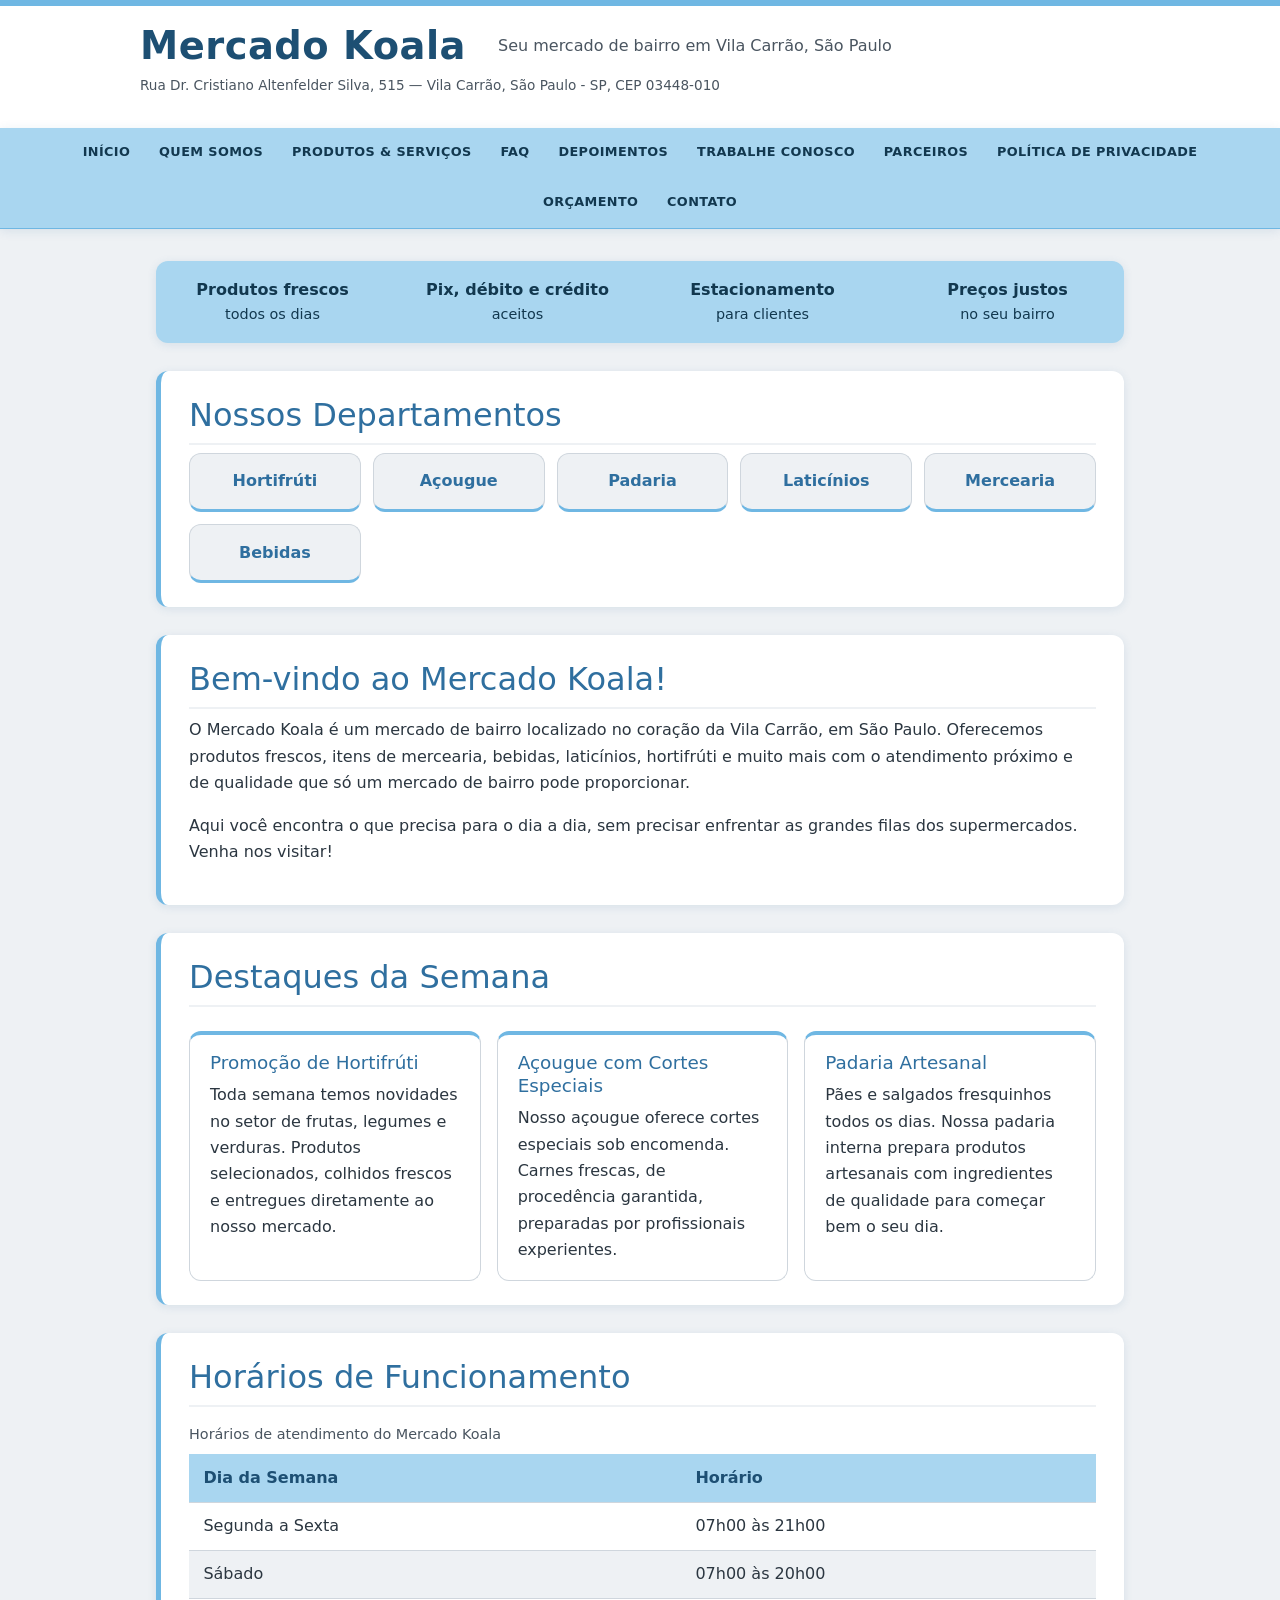
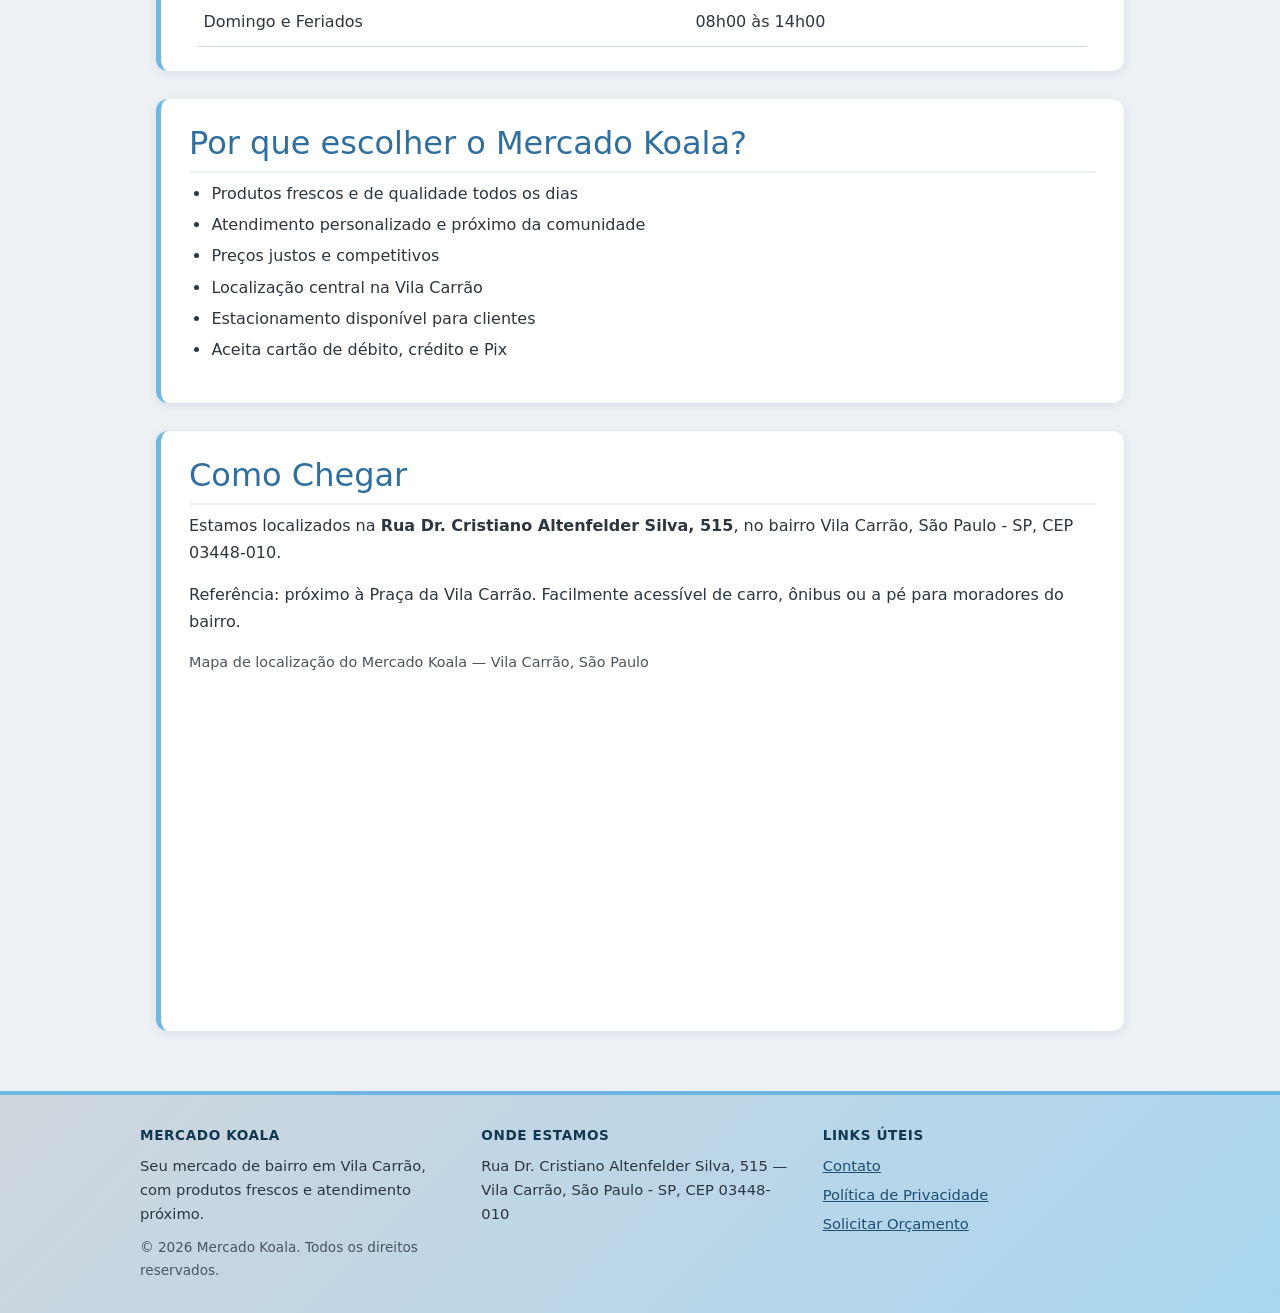
<file: index.html>
<!DOCTYPE html>
<html lang="pt-BR">
<head>
  <meta charset="UTF-8" />
  <meta name="viewport" content="width=device-width, initial-scale=1.0" />
  <meta name="description" content="Mercado Koala — Seu mercado de bairro em Vila Carrão, São Paulo. Encontre produtos frescos, promoções e atendimento de qualidade perto de você." />
  <title>Mercado Koala — Página Inicial</title>
  <link href="css/bootstrap.min.css" rel="stylesheet" />
  <link rel="stylesheet" href="css/style.css" />
</head>
<body>

  <header>
    <h1>Mercado Koala</h1>
    <p>Seu mercado de bairro em Vila Carrão, São Paulo</p>
    <address>
      Rua Dr. Cristiano Altenfelder Silva, 515 — Vila Carrão, São Paulo - SP, CEP 03448-010
    </address>
  </header>

  <nav aria-label="Menu principal">
    <ul class="nav nav-pills justify-content-center">
      <li class="nav-item"><a class="nav-link" href="index.html">Início</a></li>
      <li class="nav-item"><a class="nav-link" href="paginas/sobre.html">Quem Somos</a></li>
      <li class="nav-item"><a class="nav-link" href="paginas/produtos.html">Produtos &amp; Serviços</a></li>
      <li class="nav-item"><a class="nav-link" href="paginas/faq.html">FAQ</a></li>
      <li class="nav-item"><a class="nav-link" href="paginas/depoimentos.html">Depoimentos</a></li>
      <li class="nav-item"><a class="nav-link" href="paginas/trabalhe-conosco.html">Trabalhe Conosco</a></li>
      <li class="nav-item"><a class="nav-link" href="paginas/parceiros.html">Parceiros</a></li>
      <li class="nav-item"><a class="nav-link" href="paginas/politica.html">Política de Privacidade</a></li>
      <li class="nav-item"><a class="nav-link" href="orcamento.html">Orçamento</a></li>
      <li class="nav-item"><a class="nav-link" href="paginas/contato.html">Contato</a></li>
    </ul>
  </nav>

  <main>

    <section class="faixa-beneficios" aria-label="Benefícios do Mercado Koala">
      <ul>
        <li><strong>Produtos frescos</strong> todos os dias</li>
        <li><strong>Pix, débito e crédito</strong> aceitos</li>
        <li><strong>Estacionamento</strong> para clientes</li>
        <li><strong>Preços justos</strong> no seu bairro</li>
      </ul>
    </section>

    <section class="departamentos" aria-labelledby="departamentos-titulo">
      <h2 id="departamentos-titulo">Nossos Departamentos</h2>
      <ul>
        <li>Hortifrúti</li>
        <li>Açougue</li>
        <li>Padaria</li>
        <li>Laticínios</li>
        <li>Mercearia</li>
        <li>Bebidas</li>
      </ul>
    </section>

    <section aria-labelledby="boas-vindas-titulo">
      <h2 id="boas-vindas-titulo">Bem-vindo ao Mercado Koala!</h2>
      <p>
        O Mercado Koala é um mercado de bairro localizado no coração da Vila Carrão, em São Paulo.
        Oferecemos produtos frescos, itens de mercearia, bebidas, laticínios, hortifrúti e muito mais
        com o atendimento próximo e de qualidade que só um mercado de bairro pode proporcionar.
      </p>
      <p>
        Aqui você encontra o que precisa para o dia a dia, sem precisar enfrentar as grandes filas
        dos supermercados. Venha nos visitar!
      </p>
    </section>

    <section aria-labelledby="destaques-titulo">
      <h2 id="destaques-titulo">Destaques da Semana</h2>

      <article>
        <h3>Promoção de Hortifrúti</h3>
        <p>
          Toda semana temos novidades no setor de frutas, legumes e verduras.
          Produtos selecionados, colhidos frescos e entregues diretamente ao nosso mercado.
        </p>
      </article>

      <article>
        <h3>Açougue com Cortes Especiais</h3>
        <p>
          Nosso açougue oferece cortes especiais sob encomenda. Carnes frescas,
          de procedência garantida, preparadas por profissionais experientes.
        </p>
      </article>

      <article>
        <h3>Padaria Artesanal</h3>
        <p>
          Pães e salgados fresquinhos todos os dias. Nossa padaria interna prepara
          produtos artesanais com ingredientes de qualidade para começar bem o seu dia.
        </p>
      </article>
    </section>

    <section aria-labelledby="horarios-titulo">
      <h2 id="horarios-titulo">Horários de Funcionamento</h2>
      <table>
        <caption>Horários de atendimento do Mercado Koala</caption>
        <thead>
          <tr>
            <th scope="col">Dia da Semana</th>
            <th scope="col">Horário</th>
          </tr>
        </thead>
        <tbody>
          <tr>
            <td>Segunda a Sexta</td>
            <td>07h00 às 21h00</td>
          </tr>
          <tr>
            <td>Sábado</td>
            <td>07h00 às 20h00</td>
          </tr>
          <tr>
            <td>Domingo e Feriados</td>
            <td>08h00 às 14h00</td>
          </tr>
        </tbody>
      </table>
    </section>

    <section aria-labelledby="diferenciais-titulo">
      <h2 id="diferenciais-titulo">Por que escolher o Mercado Koala?</h2>
      <ul>
        <li>Produtos frescos e de qualidade todos os dias</li>
        <li>Atendimento personalizado e próximo da comunidade</li>
        <li>Preços justos e competitivos</li>
        <li>Localização central na Vila Carrão</li>
        <li>Estacionamento disponível para clientes</li>
        <li>Aceita cartão de débito, crédito e Pix</li>
      </ul>
    </section>

    <section aria-labelledby="localizacao-titulo">
      <h2 id="localizacao-titulo">Como Chegar</h2>
      <p>
        Estamos localizados na <strong>Rua Dr. Cristiano Altenfelder Silva, 515</strong>,
        no bairro Vila Carrão, São Paulo - SP, CEP 03448-010.
      </p>
      <p>
        Referência: próximo à Praça da Vila Carrão. Facilmente acessível de carro,
        ônibus ou a pé para moradores do bairro.
      </p>
      <figure>
        <figcaption>Mapa de localização do Mercado Koala — Vila Carrão, São Paulo</figcaption>
        <iframe
          title="Mapa Google Maps — Mercado Koala"
          src="https://www.google.com/maps/embed?pb=!1m18!1m12!1m3!1d3657.4!2d-46.5399!3d-23.5454!2m3!1f0!2f0!3f0!3m2!1i1024!2i768!4f13.1!3m3!1m2!1s0x0%3A0x0!2zMjPCsDMyJzIzLjQiUyA0NsKwMzInMjMuNiJX!5e0!3m2!1spt-BR!2sbr!4v1000000000000"
          width="600"
          height="300"
          allowfullscreen=""
          loading="lazy"
          referrerpolicy="no-referrer-when-downgrade">
        </iframe>
      </figure>
    </section>

  </main>

  <footer>
    <div class="rodape-col">
      <h2>Mercado Koala</h2>
      <p>Seu mercado de bairro em Vila Carrão, com produtos frescos e atendimento próximo.</p>
      <p>&copy; 2026 Mercado Koala. Todos os direitos reservados.</p>
    </div>
    <div class="rodape-col">
      <h2>Onde estamos</h2>
      <address>
      Rua Dr. Cristiano Altenfelder Silva, 515 — Vila Carrão, São Paulo - SP, CEP 03448-010
    </address>
    </div>
    <div class="rodape-col">
      <h2>Links úteis</h2>
      <nav aria-label="Links do rodapé">
      <ul>
        <li><a href="paginas/contato.html">Contato</a></li>
        <li><a href="paginas/politica.html">Política de Privacidade</a></li>
        <li><a href="orcamento.html">Solicitar Orçamento</a></li>
      </ul>
    </nav>
    </div>
  </footer>

</body>
</html>
</file>
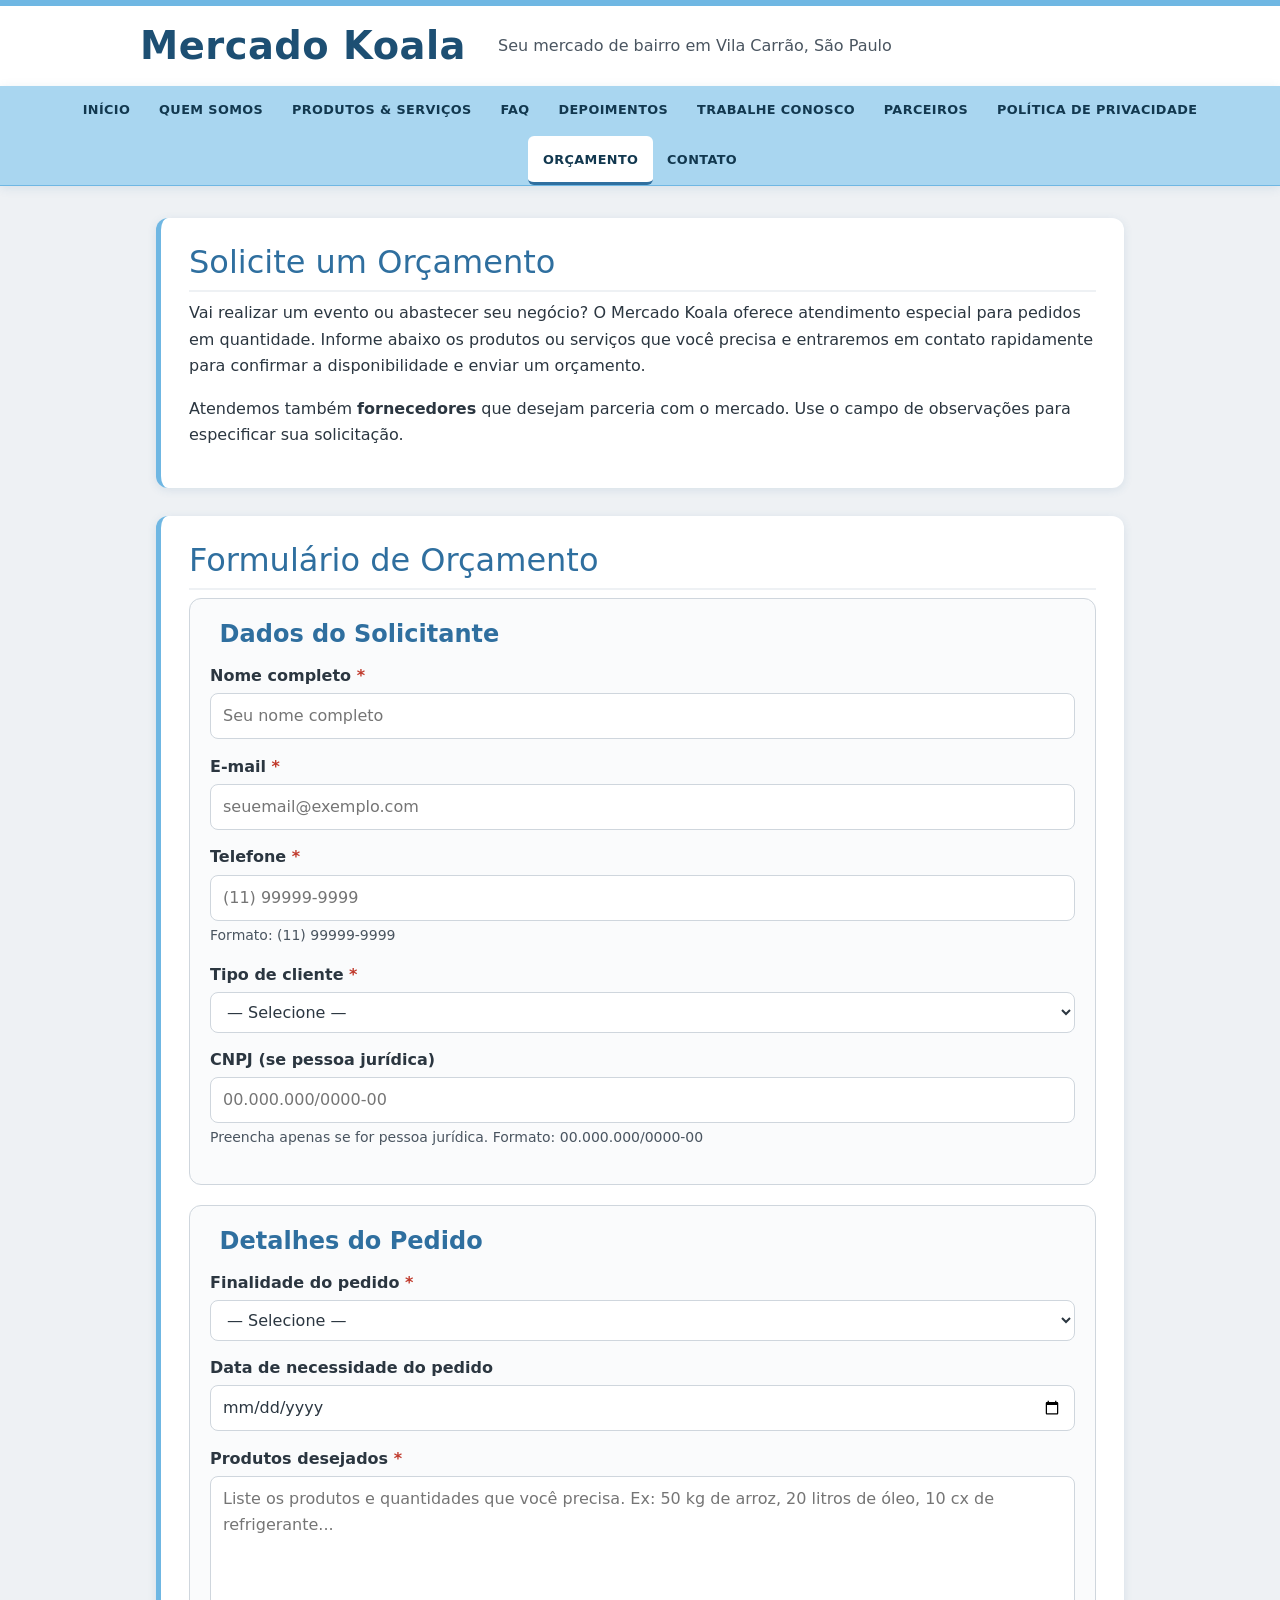
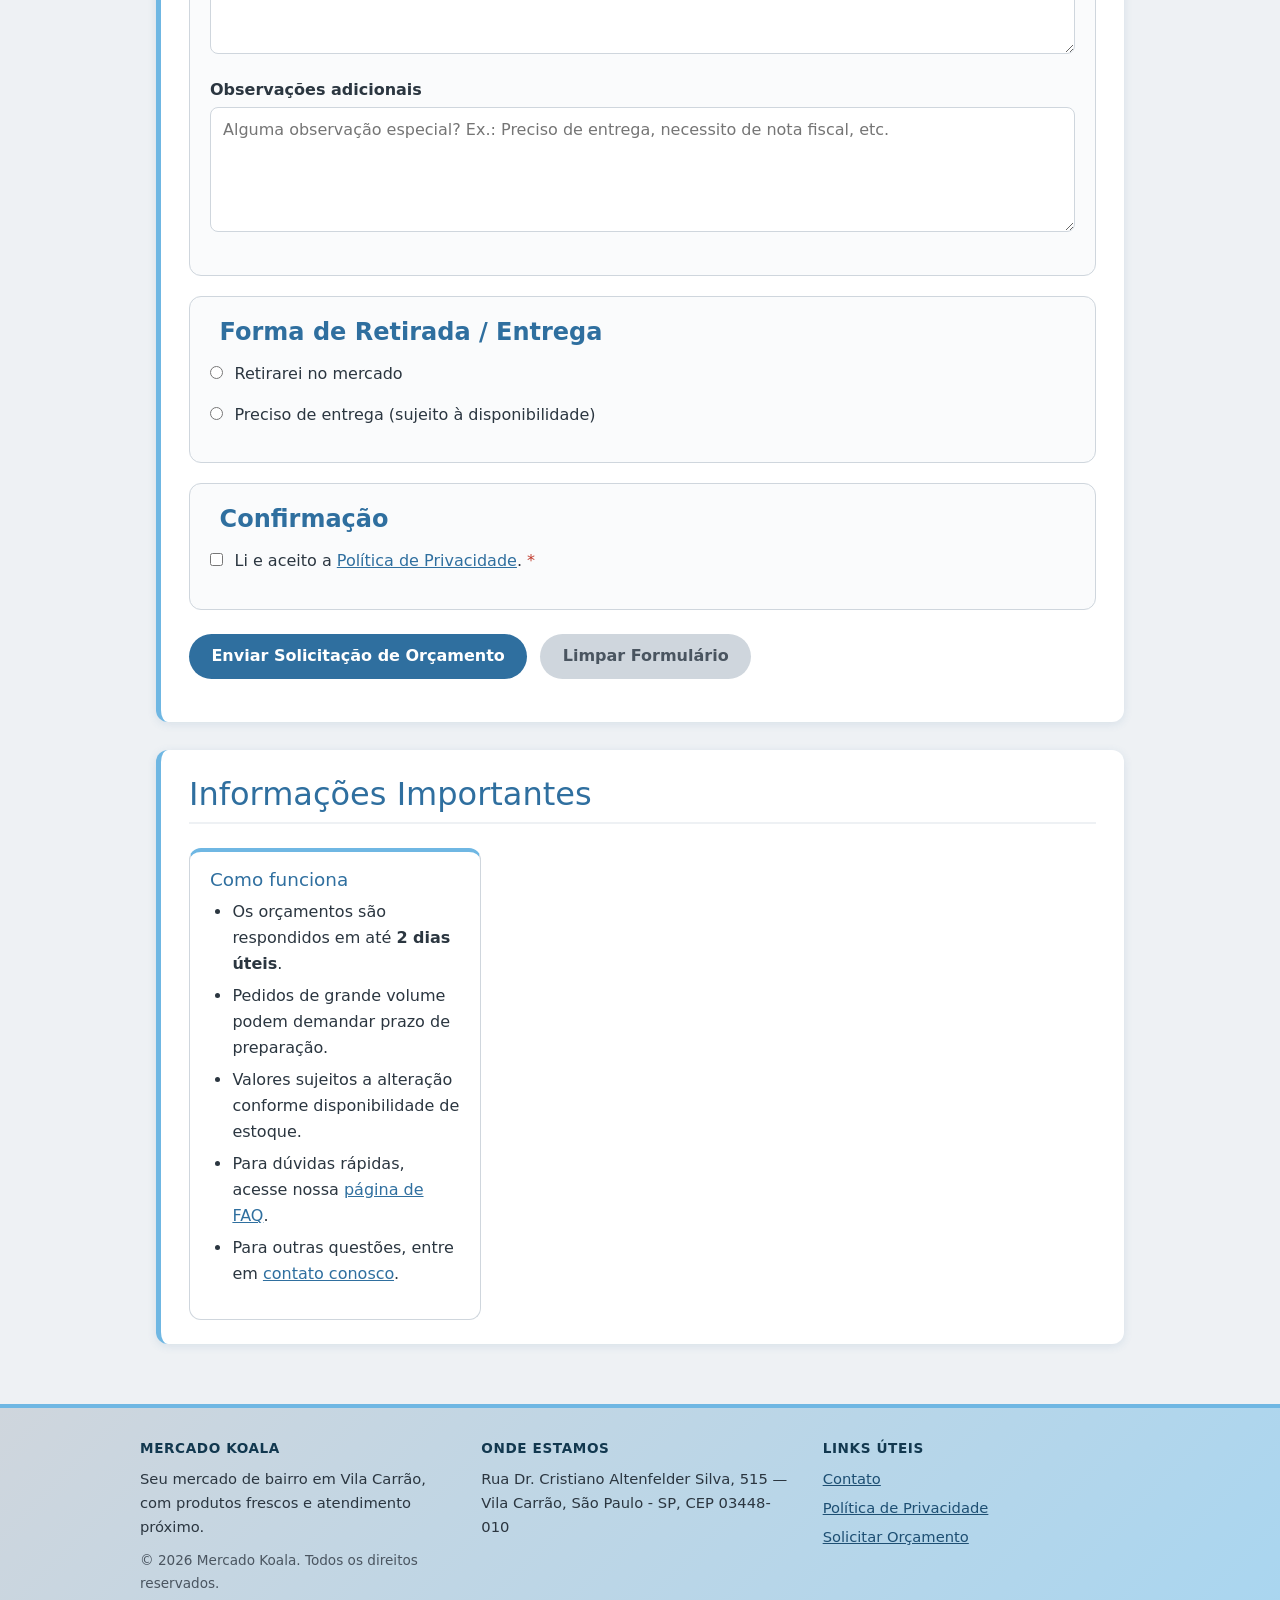
<file: orcamento.html>
<!DOCTYPE html>
<html lang="pt-BR">
<head>
  <meta charset="UTF-8" />
  <meta name="viewport" content="width=device-width, initial-scale=1.0" />
  <meta name="description" content="Solicite um orçamento para compras em grande quantidade, eventos ou fornecimento ao Mercado Koala — Vila Carrão, São Paulo." />
  <title>Solicitar Orçamento — Mercado Koala</title>
  <link href="css/bootstrap.min.css" rel="stylesheet" />
  <link rel="stylesheet" href="css/style.css" />
</head>
<body>

  <header>
    <h1>Mercado Koala</h1>
    <p>Seu mercado de bairro em Vila Carrão, São Paulo</p>
  </header>

  <nav aria-label="Menu principal">
    <ul class="nav nav-pills justify-content-center">
      <li class="nav-item"><a class="nav-link" href="index.html">Início</a></li>
      <li class="nav-item"><a class="nav-link" href="paginas/sobre.html">Quem Somos</a></li>
      <li class="nav-item"><a class="nav-link" href="paginas/produtos.html">Produtos &amp; Serviços</a></li>
      <li class="nav-item"><a class="nav-link" href="paginas/faq.html">FAQ</a></li>
      <li class="nav-item"><a class="nav-link" href="paginas/depoimentos.html">Depoimentos</a></li>
      <li class="nav-item"><a class="nav-link" href="paginas/trabalhe-conosco.html">Trabalhe Conosco</a></li>
      <li class="nav-item"><a class="nav-link" href="paginas/parceiros.html">Parceiros</a></li>
      <li class="nav-item"><a class="nav-link" href="paginas/politica.html">Política de Privacidade</a></li>
      <li class="nav-item"><a class="nav-link" href="orcamento.html" aria-current="page">Orçamento</a></li>
      <li class="nav-item"><a class="nav-link" href="paginas/contato.html">Contato</a></li>
    </ul>
  </nav>

  <main>

    <section aria-labelledby="orcamento-intro-titulo">
      <h2 id="orcamento-intro-titulo">Solicite um Orçamento</h2>
      <!-- Alteração realizada: texto reescrito para ser mais persuasivo, Texto atualizado por [Vitor Arruda] --> 
      <p>
        Vai realizar um evento ou abastecer seu negócio? O Mercado Koala oferece atendimento especial para pedidos em quantidade. Informe abaixo os produtos ou serviços que você precisa e entraremos em contato rapidamente para confirmar a disponibilidade e enviar um orçamento.  
      </p>
      <p>
        Atendemos também <strong>fornecedores</strong> que desejam parceria com o mercado.
        Use o campo de observações para especificar sua solicitação.
      </p>
    </section>

    <section aria-labelledby="form-orcamento-titulo">
      <h2 id="form-orcamento-titulo">Formulário de Orçamento</h2>

      <form action="#" method="post">

        <fieldset>
          <legend>Dados do Solicitante</legend>

          <div>
            <label for="nome-orcamento">Nome completo <abbr title="campo obrigatório">*</abbr></label>
            <input
              type="text"
              id="nome-orcamento"
              name="nome"
              placeholder="Seu nome completo"
              required
              minlength="3"
              maxlength="100"
              autocomplete="name"
            />
          </div>

          <div>
            <label for="email-orcamento">E-mail <abbr title="campo obrigatório">*</abbr></label>
            <input
              type="email"
              id="email-orcamento"
              name="email"
              placeholder="seuemail@exemplo.com"
              required
              maxlength="150"
              autocomplete="email"
            />
          </div>

          <div>
            <label for="telefone-orcamento">Telefone <abbr title="campo obrigatório">*</abbr></label>
            <input
              type="tel"
              id="telefone-orcamento"
              name="telefone"
              placeholder="(11) 99999-9999"
              pattern="\(\d{2}\)\s?\d{4,5}-\d{4}"
              required
              maxlength="16"
              autocomplete="tel"
            />
            <small>Formato: (11) 99999-9999</small>
          </div>

          <div>
            <label for="tipo-cliente">Tipo de cliente <abbr title="campo obrigatório">*</abbr></label>
            <select id="tipo-cliente" name="tipo-cliente" required>
              <option value="">— Selecione —</option>
              <option value="pessoa-fisica">Pessoa física</option>
              <option value="pessoa-juridica">Pessoa jurídica / Empresa</option>
              <option value="fornecedor">Fornecedor</option>
              <option value="outro">Outro</option>
            </select>
          </div>

          <div>
            <label for="cnpj">CNPJ (se pessoa jurídica)</label>
            <input
              type="text"
              id="cnpj"
              name="cnpj"
              placeholder="00.000.000/0000-00"
              pattern="\d{2}\.\d{3}\.\d{3}/\d{4}-\d{2}"
              maxlength="18"
            />
            <small>Preencha apenas se for pessoa jurídica. Formato: 00.000.000/0000-00</small>
          </div>

        </fieldset>

        <fieldset>
          <legend>Detalhes do Pedido</legend>

          <div>
            <label for="finalidade">Finalidade do pedido <abbr title="campo obrigatório">*</abbr></label>
            <select id="finalidade" name="finalidade" required>
              <option value="">— Selecione —</option>
              <option value="evento">Evento / Festa</option>
              <option value="condominio">Condomínio / Associação</option>
              <option value="empresa">Empresa / Escritório</option>
              <option value="revenda">Revenda</option>
              <option value="uso-proprio">Uso próprio em maior quantidade</option>
              <option value="outro">Outro</option>
            </select>
          </div>

          <div>
            <label for="data-necessidade">Data de necessidade do pedido</label>
            <input
              type="date"
              id="data-necessidade"
              name="data-necessidade"
              min="2026-09-01"
            />
          </div>

          <div>
            <label for="produtos-desejados">Produtos desejados <abbr title="campo obrigatório">*</abbr></label>
            <textarea
              id="produtos-desejados"
              name="produtos-desejados"
              rows="6"
              cols="50"
              placeholder="Liste os produtos e quantidades que você precisa. Ex: 50 kg de arroz, 20 litros de óleo, 10 cx de refrigerante..."
              required
              minlength="10"
              maxlength="2000"
            ></textarea>
          </div>

          <div>
            <label for="observacoes">Observações adicionais</label>
            <textarea
              id="observacoes"
              name="observacoes"
              rows="4"
              cols="50"
              placeholder="Alguma observação especial? Ex.: Preciso de entrega, necessito de nota fiscal, etc."
              maxlength="500"
            ></textarea>
          </div>

        </fieldset>

        <fieldset>
          <legend>Forma de Retirada / Entrega</legend>

          <div>
            <input type="radio" id="retirada-local" name="entrega" value="retirada" required />
            <label for="retirada-local">Retirarei no mercado</label>
          </div>
          <div>
            <input type="radio" id="entrega-endereco" name="entrega" value="entrega" />
            <label for="entrega-endereco">Preciso de entrega (sujeito à disponibilidade)</label>
          </div>

        </fieldset>

        <fieldset>
          <legend>Confirmação</legend>
          <div>
            <input type="checkbox" id="aceite-politica-orc" name="aceite-politica" required />
            <label for="aceite-politica-orc">
              Li e aceito a <a href="paginas/politica.html">Política de Privacidade</a>.
              <abbr title="campo obrigatório">*</abbr>
            </label>
          </div>
        </fieldset>

        <div>
          <button type="submit">Enviar Solicitação de Orçamento</button>
          <button type="reset">Limpar Formulário</button>
        </div>

      </form>
    </section>

    <section aria-labelledby="aviso-orcamento-titulo">
      <h2 id="aviso-orcamento-titulo">Informações Importantes</h2>
      <article>
        <h3>Como funciona</h3>
        <ul>
        <li>Os orçamentos são respondidos em até <strong>2 dias úteis</strong>.</li>
        <li>Pedidos de grande volume podem demandar prazo de preparação.</li>
        <li>Valores sujeitos a alteração conforme disponibilidade de estoque.</li>
        <li>Para dúvidas rápidas, acesse nossa <a href="paginas/faq.html">página de FAQ</a>.</li>
        <li>Para outras questões, entre em <a href="paginas/contato.html">contato conosco</a>.</li>
        </ul>
      </article>
    </section>

  </main>

  <footer>
    <div class="rodape-col">
      <h2>Mercado Koala</h2>
      <p>Seu mercado de bairro em Vila Carrão, com produtos frescos e atendimento próximo.</p>
      <p>&copy; 2026 Mercado Koala. Todos os direitos reservados.</p>
    </div>
    <div class="rodape-col">
      <h2>Onde estamos</h2>
      <address>
      Rua Dr. Cristiano Altenfelder Silva, 515 — Vila Carrão, São Paulo - SP, CEP 03448-010
    </address>
    </div>
    <div class="rodape-col">
      <h2>Links úteis</h2>
      <nav aria-label="Links do rodapé">
      <ul>
        <li><a href="paginas/contato.html">Contato</a></li>
        <li><a href="paginas/politica.html">Política de Privacidade</a></li>
        <li><a href="orcamento.html">Solicitar Orçamento</a></li>
      </ul>
    </nav>
    </div>
  </footer>

</body>
</html>
</file>
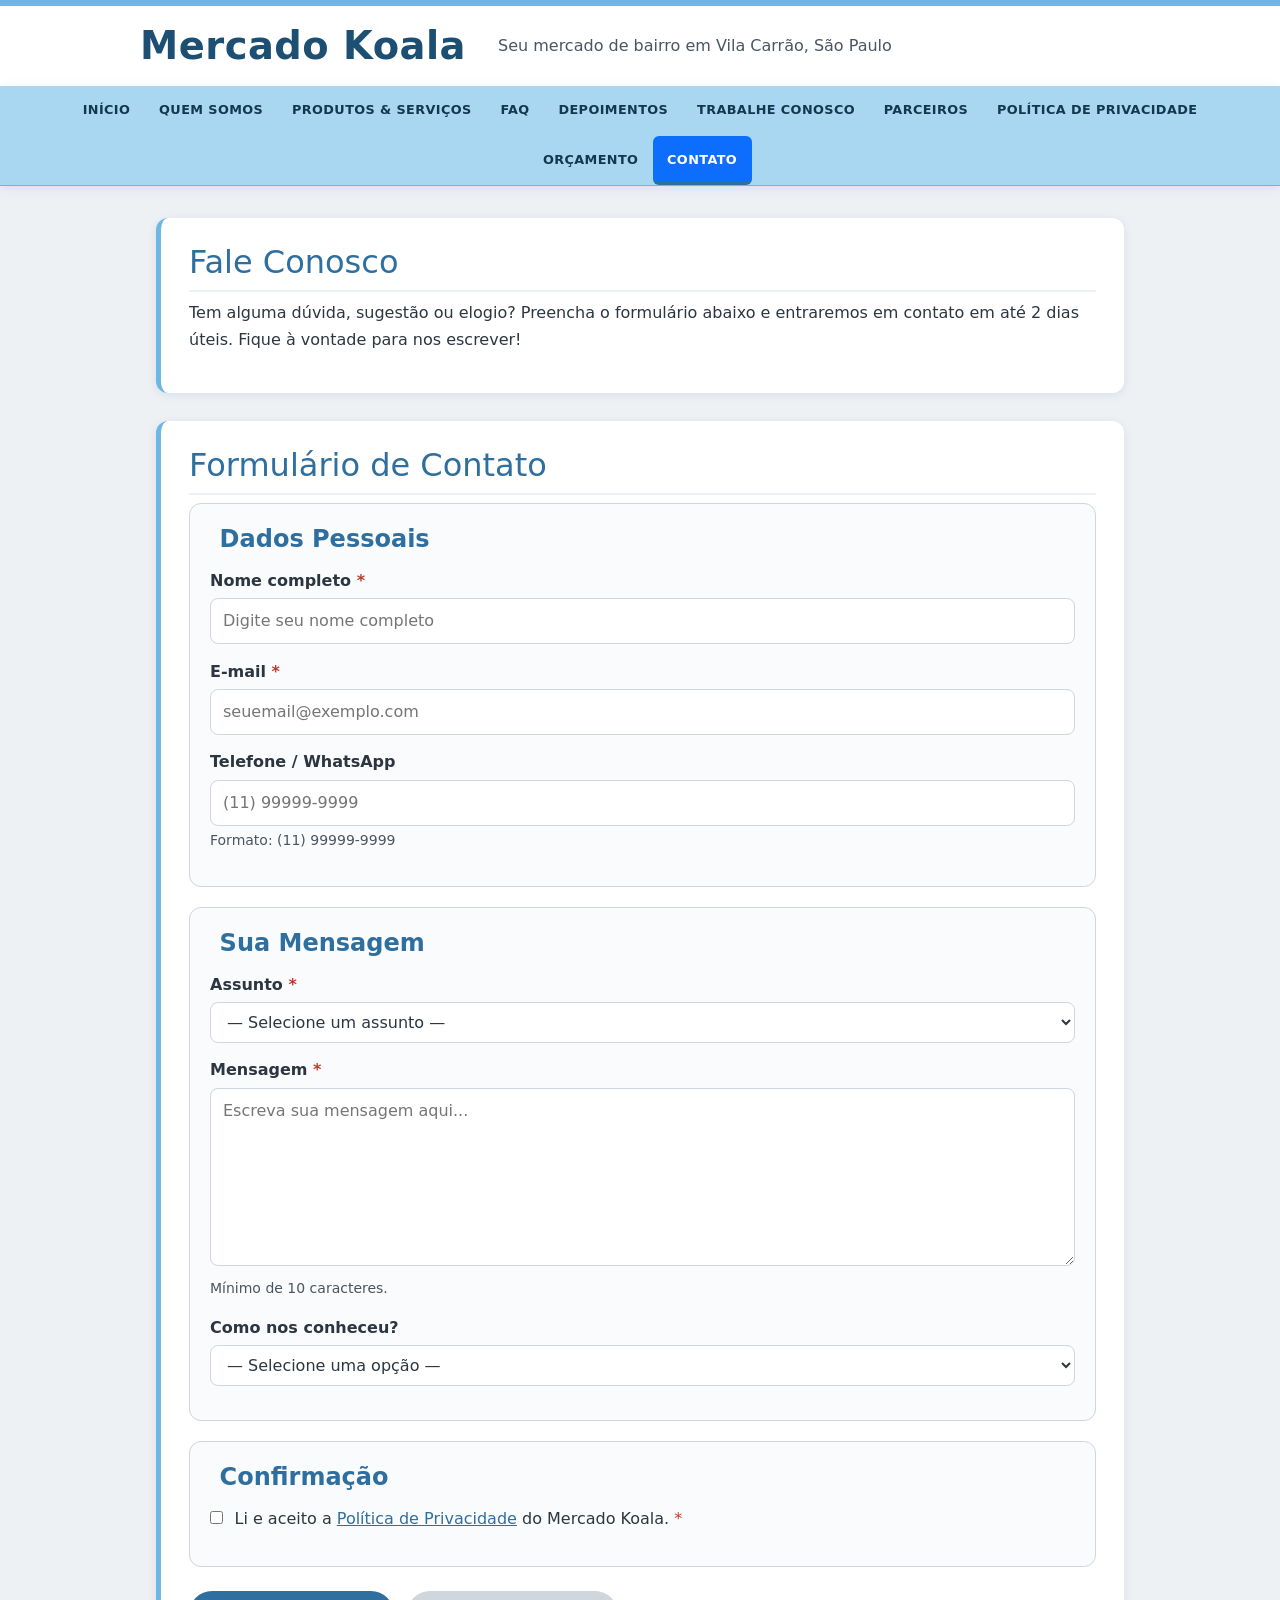
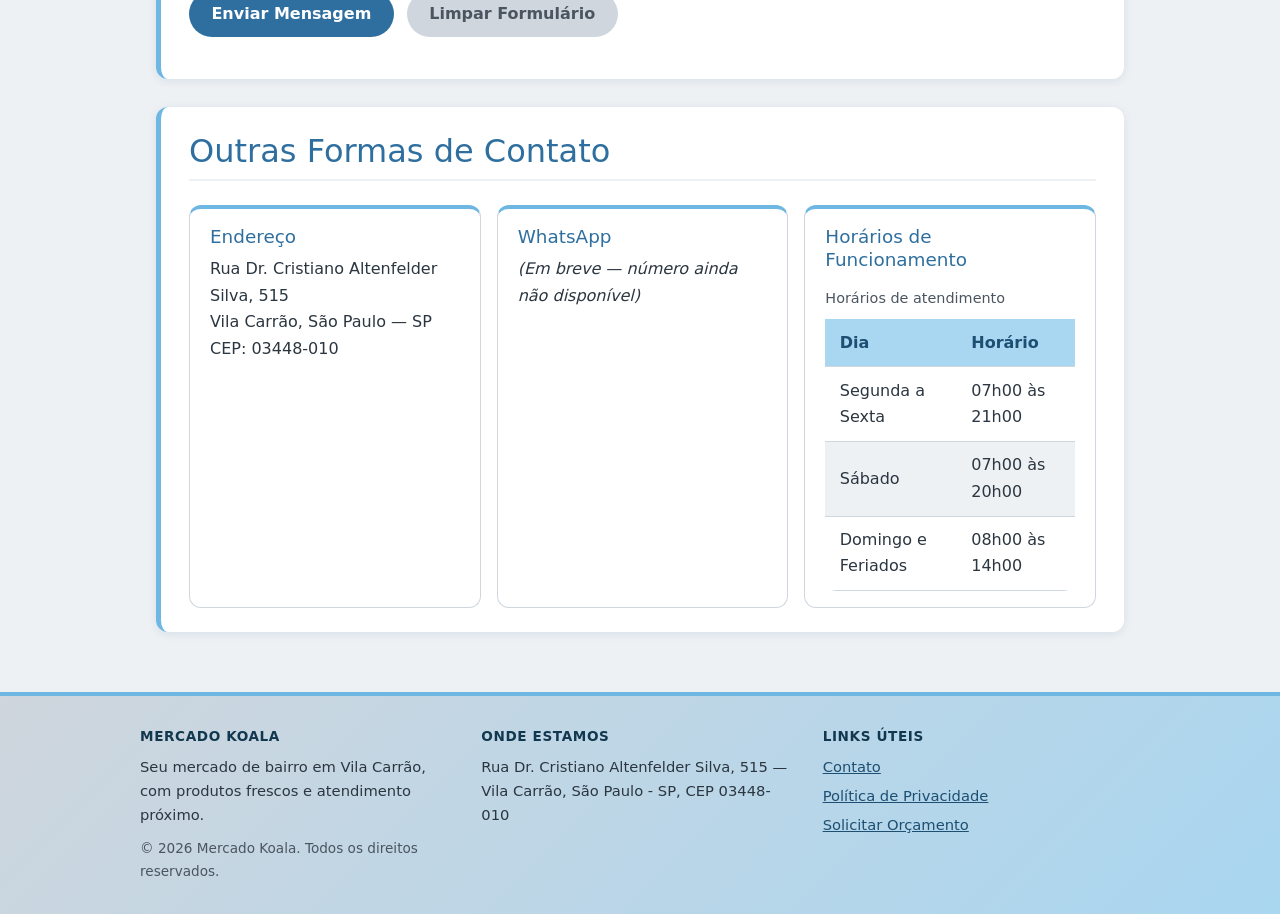
<file: paginas/contato.html>
<!DOCTYPE html>
<html lang="pt-BR">
<head>
  <meta charset="UTF-8" />
  <meta name="viewport" content="width=device-width, initial-scale=1.0" />
  <meta name="description" content="Entre em contato com o Mercado Koala. Estamos prontos para atender suas dúvidas, sugestões e solicitações." />
  <title>Contato — Mercado Koala</title>
  <link href="../css/bootstrap.min.css" rel="stylesheet" />
  <link rel="stylesheet" href="../css/style.css" />
</head>
<body>

  <header>
    <h1>Mercado Koala</h1>
    <p>Seu mercado de bairro em Vila Carrão, São Paulo</p>
  </header>

  <nav aria-label="Menu principal">
    <ul class="nav nav-pills justify-content-center">
      <li class="nav-item"><a class="nav-link" href="../index.html">Início</a></li>
      <li class="nav-item"><a class="nav-link" href="sobre.html">Quem Somos</a></li>
      <li class="nav-item"><a class="nav-link" href="produtos.html">Produtos &amp; Serviços</a></li>
      <li class="nav-item"><a class="nav-link" href="faq.html">FAQ</a></li>
      <li class="nav-item"><a class="nav-link" href="depoimentos.html">Depoimentos</a></li>
      <li class="nav-item"><a class="nav-link" href="trabalhe-conosco.html">Trabalhe Conosco</a></li>
      <li class="nav-item"><a class="nav-link" href="parceiros.html">Parceiros</a></li>
      <li class="nav-item"><a class="nav-link" href="politica.html">Política de Privacidade</a></li>
      <li class="nav-item"><a class="nav-link" href="../orcamento.html">Orçamento</a></li>
      <li class="nav-item"><a class="nav-link active" href="contato.html" aria-current="page">Contato</a></li>
    </ul>
  </nav>

  <main>

    <section aria-labelledby="contato-titulo">
      <h2 id="contato-titulo">Fale Conosco</h2>
      <p>
        Tem alguma dúvida, sugestão ou elogio? Preencha o formulário abaixo e entraremos
        em contato em até 2 dias úteis. Fique à vontade para nos escrever!
      </p>
    </section>

    <section aria-labelledby="formulario-titulo">
      <h2 id="formulario-titulo">Formulário de Contato</h2>

      <form action="#" method="post">

        <fieldset>
          <legend>Dados Pessoais</legend>

          <div>
            <label for="nome">Nome completo <abbr title="campo obrigatório">*</abbr></label>
            <input
              type="text"
              id="nome"
              name="nome"
              placeholder="Digite seu nome completo"
              required
              minlength="3"
              maxlength="100"
              autocomplete="name"
            />
          </div>

          <div>
            <label for="email">E-mail <abbr title="campo obrigatório">*</abbr></label>
            <input
              type="email"
              id="email"
              name="email"
              placeholder="seuemail@exemplo.com"
              required
              maxlength="150"
              autocomplete="email"
            />
          </div>

          <div>
            <label for="telefone">Telefone / WhatsApp</label>
            <input
              type="tel"
              id="telefone"
              name="telefone"
              placeholder="(11) 99999-9999"
              pattern="\(\d{2}\)\s?\d{4,5}-\d{4}"
              maxlength="16"
              autocomplete="tel"
            />
            <small>Formato: (11) 99999-9999</small>
          </div>

        </fieldset>

        <fieldset>
          <legend>Sua Mensagem</legend>

          <div>
            <label for="assunto">Assunto <abbr title="campo obrigatório">*</abbr></label>
            <select id="assunto" name="assunto" required>
              <option value="">— Selecione um assunto —</option>
              <option value="duvida">Dúvida sobre produtos</option>
              <option value="reclamacao">Reclamação</option>
              <option value="sugestao">Sugestão</option>
              <option value="elogio">Elogio</option>
              <option value="parceria">Parceria comercial</option>
              <option value="outro">Outro</option>
            </select>
          </div>

          <div>
            <label for="mensagem">Mensagem <abbr title="campo obrigatório">*</abbr></label>
            <textarea
              id="mensagem"
              name="mensagem"
              rows="6"
              cols="50"
              placeholder="Escreva sua mensagem aqui..."
              required
              minlength="10"
              maxlength="1000"
            ></textarea>
            <small>Mínimo de 10 caracteres.</small>
          </div>

          <div>
            <label for="como-conheceu">Como nos conheceu?</label>
            <select id="como-conheceu" name="como-conheceu">
              <option value="">— Selecione uma opção —</option>
              <option value="indicacao">Indicação de amigos/familiares</option>
              <option value="passando">Passando pela rua</option>
              <option value="redes-sociais">Redes sociais</option>
              <option value="google">Google/Buscadores</option>
              <option value="outro">Outro</option>
            </select>
          </div>

        </fieldset>

        <fieldset>
          <legend>Confirmação</legend>

          <div>
            <input type="checkbox" id="aceite-politica" name="aceite-politica" required />
            <label for="aceite-politica">
              Li e aceito a <a href="politica.html">Política de Privacidade</a>
              do Mercado Koala. <abbr title="campo obrigatório">*</abbr>
            </label>
          </div>
        </fieldset>

        <div>
          <button type="submit">Enviar Mensagem</button>
          <button type="reset">Limpar Formulário</button>
        </div>

      </form>
    </section>

    <section aria-labelledby="outros-contatos-titulo">
      <h2 id="outros-contatos-titulo">Outras Formas de Contato</h2>

      <article>
        <h3>Endereço</h3>
        <address>
          Rua Dr. Cristiano Altenfelder Silva, 515<br />
          Vila Carrão, São Paulo — SP<br />
          CEP: 03448-010
        </address>
      </article>

      <article>
        <h3>WhatsApp</h3>
        <p><em>(Em breve — número ainda não disponível)</em></p>
      </article>

      <article>
        <h3>Horários de Funcionamento</h3>
        <table>
          <caption>Horários de atendimento</caption>
          <thead>
            <tr>
              <th scope="col">Dia</th>
              <th scope="col">Horário</th>
            </tr>
          </thead>
          <tbody>
            <tr>
              <td>Segunda a Sexta</td>
              <td>07h00 às 21h00</td>
            </tr>
            <tr>
              <td>Sábado</td>
              <td>07h00 às 20h00</td>
            </tr>
            <tr>
              <td>Domingo e Feriados</td>
              <td>08h00 às 14h00</td>
            </tr>
          </tbody>
        </table>
      </article>
    </section>

  </main>

  <footer>
    <div class="rodape-col">
      <h2>Mercado Koala</h2>
      <p>Seu mercado de bairro em Vila Carrão, com produtos frescos e atendimento próximo.</p>
      <p>&copy; 2026 Mercado Koala. Todos os direitos reservados.</p>
    </div>
    <div class="rodape-col">
      <h2>Onde estamos</h2>
      <address>
      Rua Dr. Cristiano Altenfelder Silva, 515 — Vila Carrão, São Paulo - SP, CEP 03448-010
    </address>
    </div>
    <div class="rodape-col">
      <h2>Links úteis</h2>
      <nav aria-label="Links do rodapé">
      <ul>
        <li><a href="contato.html">Contato</a></li>
        <li><a href="politica.html">Política de Privacidade</a></li>
        <li><a href="../orcamento.html">Solicitar Orçamento</a></li>
      </ul>
    </nav>
    </div>
  </footer>

</body>
</html>
</file>
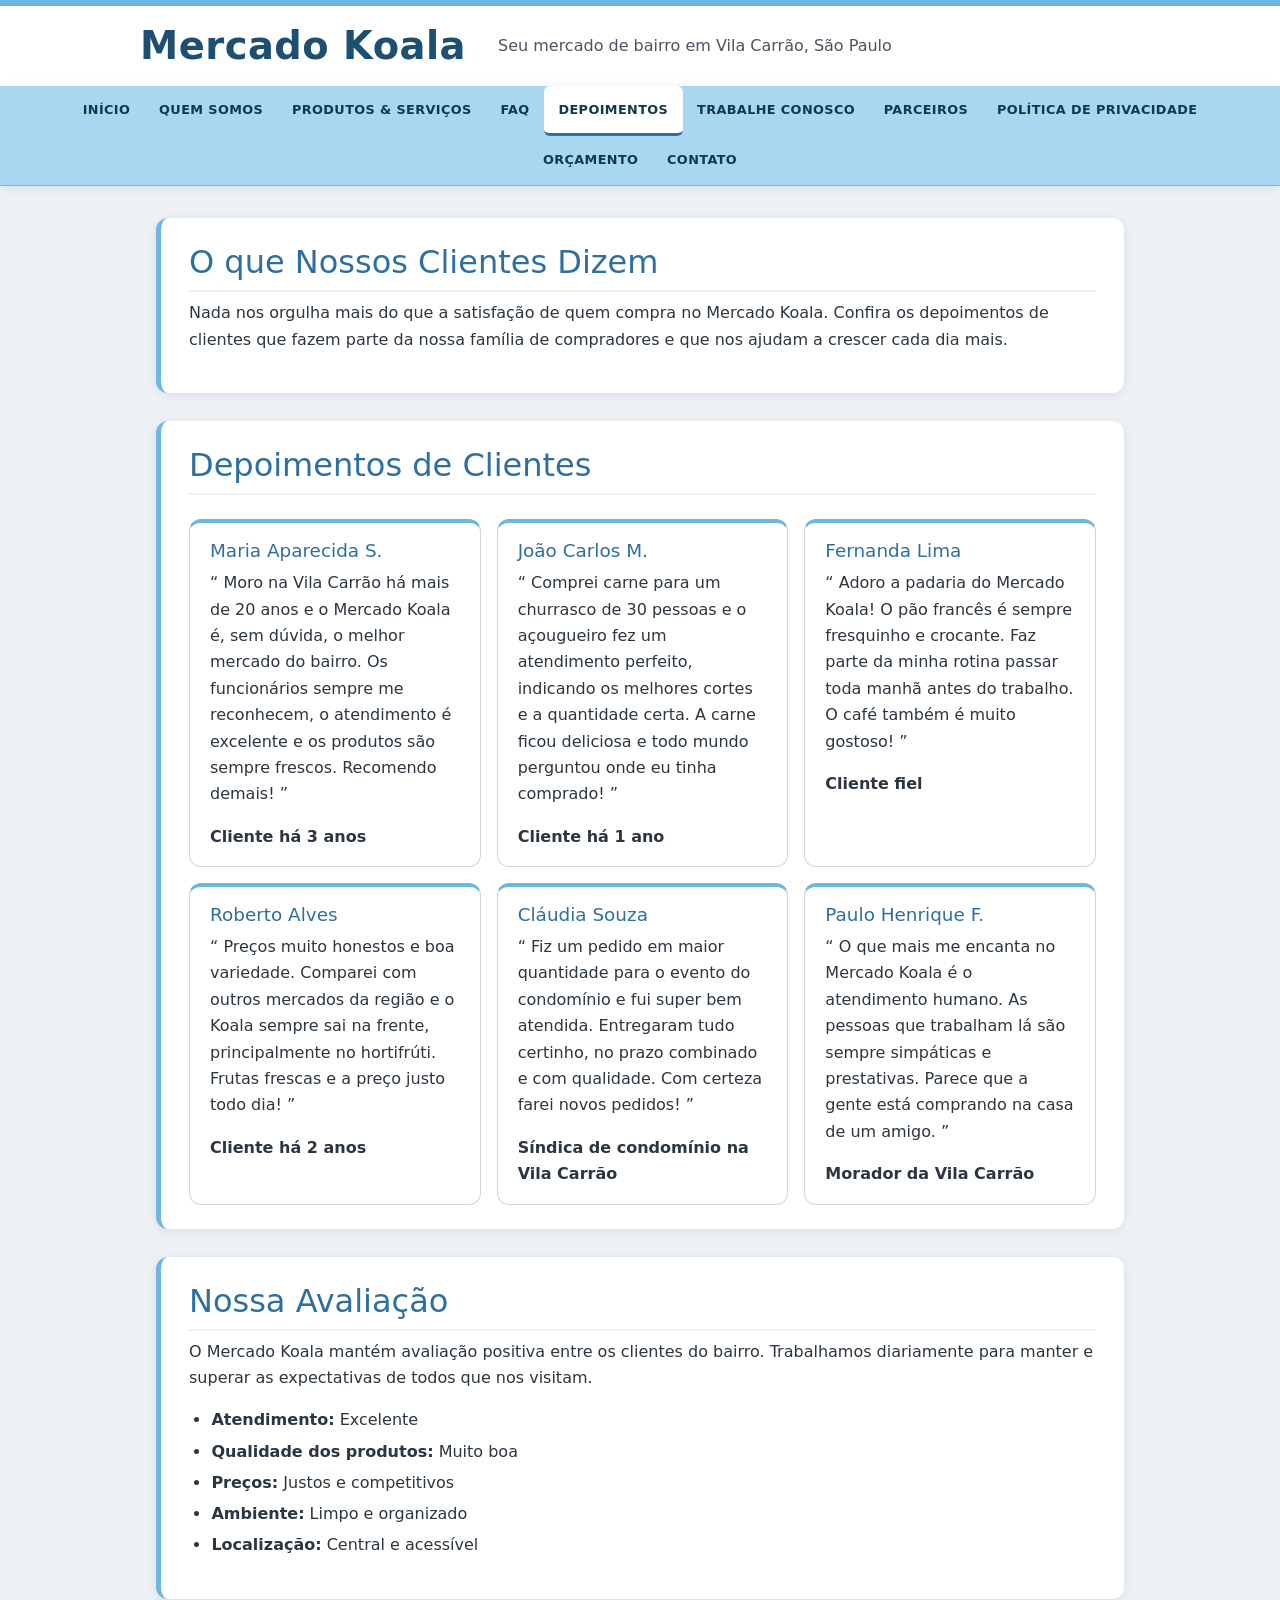
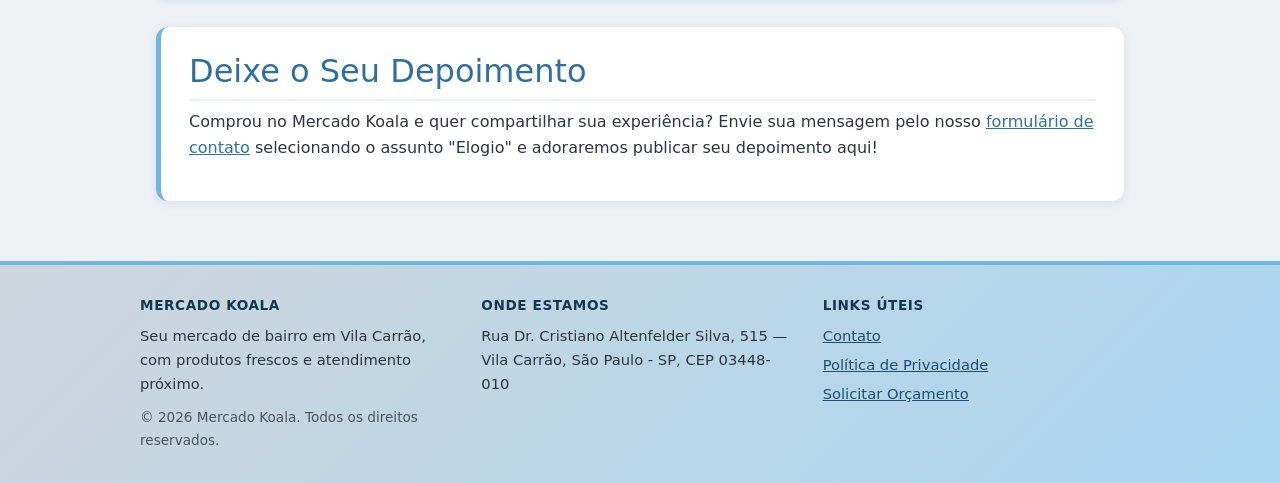
<file: paginas/depoimentos.html>
<!DOCTYPE html>
<html lang="pt-BR">
<head>
  <meta charset="UTF-8" />
  <meta name="viewport" content="width=device-width, initial-scale=1.0" />
  <meta name="description" content="Veja o que os clientes dizem sobre o Mercado Koala — avaliações e depoimentos reais da comunidade de Vila Carrão." />
  <title>Depoimentos e Avaliações — Mercado Koala</title>
  <link href="../css/bootstrap.min.css" rel="stylesheet" />
  <link rel="stylesheet" href="../css/style.css" />
</head>
<body>

  <header>
    <h1>Mercado Koala</h1>
    <p>Seu mercado de bairro em Vila Carrão, São Paulo</p>
  </header>

  <nav aria-label="Menu principal">
    <ul class="nav nav-pills justify-content-center">
      <li class="nav-item"><a class="nav-link" href="../index.html">Início</a></li>
      <li class="nav-item"><a class="nav-link" href="sobre.html">Quem Somos</a></li>
      <li class="nav-item"><a class="nav-link" href="produtos.html">Produtos &amp; Serviços</a></li>
      <li class="nav-item"><a class="nav-link" href="faq.html">FAQ</a></li>
      <li class="nav-item"><a class="nav-link" href="depoimentos.html" aria-current="page">Depoimentos</a></li>
      <li class="nav-item"><a class="nav-link" href="trabalhe-conosco.html">Trabalhe Conosco</a></li>
      <li class="nav-item"><a class="nav-link" href="parceiros.html">Parceiros</a></li>
      <li class="nav-item"><a class="nav-link" href="politica.html">Política de Privacidade</a></li>
      <li class="nav-item"><a class="nav-link" href="../orcamento.html">Orçamento</a></li>
      <li class="nav-item"><a class="nav-link" href="contato.html">Contato</a></li>
    </ul>
  </nav>

  <main>

    <section aria-labelledby="depoimentos-intro-titulo">
      <h2 id="depoimentos-intro-titulo">O que Nossos Clientes Dizem</h2>
      <p>
        Nada nos orgulha mais do que a satisfação de quem compra no Mercado Koala.
        Confira os depoimentos de clientes que fazem parte da nossa família de compradores
        e que nos ajudam a crescer cada dia mais.
      </p>
    </section>

    <section aria-labelledby="depoimentos-clientes-titulo">
      <h2 id="depoimentos-clientes-titulo">Depoimentos de Clientes</h2>

      <article>
        <h3>Maria Aparecida S.</h3>
        <p>
          <q>
            Moro na Vila Carrão há mais de 20 anos e o Mercado Koala é, sem dúvida,
            o melhor mercado do bairro. Os funcionários sempre me reconhecem, o atendimento
            é excelente e os produtos são sempre frescos. Recomendo demais!
          </q>
        </p>
        <p><strong>Cliente há 3 anos</strong></p>
      </article>

      <article>
        <h3>João Carlos M.</h3>
        <p>
          <q>
            Comprei carne para um churrasco de 30 pessoas e o açougueiro fez um
            atendimento perfeito, indicando os melhores cortes e a quantidade certa.
            A carne ficou deliciosa e todo mundo perguntou onde eu tinha comprado!
          </q>
        </p>
        <p><strong>Cliente há 1 ano</strong></p>
      </article>

      <article>
        <h3>Fernanda Lima</h3>
        <p>
          <q>
            Adoro a padaria do Mercado Koala! O pão francês é sempre fresquinho e crocante.
            Faz parte da minha rotina passar toda manhã antes do trabalho. O café também
            é muito gostoso!
          </q>
        </p>
        <p><strong>Cliente fiel</strong></p>
      </article>

      <article>
        <h3>Roberto Alves</h3>
        <p>
          <q>
            Preços muito honestos e boa variedade. Comparei com outros mercados da região
            e o Koala sempre sai na frente, principalmente no hortifrúti.
            Frutas frescas e a preço justo todo dia!
          </q>
        </p>
        <p><strong>Cliente há 2 anos</strong></p>
      </article>

      <article>
        <h3>Cláudia Souza</h3>
        <p>
          <q>
            Fiz um pedido em maior quantidade para o evento do condomínio e fui
            super bem atendida. Entregaram tudo certinho, no prazo combinado e
            com qualidade. Com certeza farei novos pedidos!
          </q>
        </p>
        <p><strong>Síndica de condomínio na Vila Carrão</strong></p>
      </article>

      <article>
        <h3>Paulo Henrique F.</h3>
        <p>
          <q>
            O que mais me encanta no Mercado Koala é o atendimento humano.
            As pessoas que trabalham lá são sempre simpáticas e prestativas.
            Parece que a gente está comprando na casa de um amigo.
          </q>
        </p>
        <p><strong>Morador da Vila Carrão</strong></p>
      </article>

    </section>

    <section aria-labelledby="media-titulo">
      <h2 id="media-titulo">Nossa Avaliação</h2>
      <p>
        O Mercado Koala mantém avaliação positiva entre os clientes do bairro.
        Trabalhamos diariamente para manter e superar as expectativas de todos
        que nos visitam.
      </p>
      <ul>
        <li><strong>Atendimento:</strong> Excelente</li>
        <li><strong>Qualidade dos produtos:</strong> Muito boa</li>
        <li><strong>Preços:</strong> Justos e competitivos</li>
        <li><strong>Ambiente:</strong> Limpo e organizado</li>
        <li><strong>Localização:</strong> Central e acessível</li>
      </ul>
    </section>

    <section aria-labelledby="deixe-depoimento-titulo">
      <h2 id="deixe-depoimento-titulo">Deixe o Seu Depoimento</h2>
      <p>
        Comprou no Mercado Koala e quer compartilhar sua experiência?
        Envie sua mensagem pelo nosso <a href="contato.html">formulário de contato</a>
        selecionando o assunto "Elogio" e adoraremos publicar seu depoimento aqui!
      </p>
    </section>

  </main>

  <footer>
    <div class="rodape-col">
      <h2>Mercado Koala</h2>
      <p>Seu mercado de bairro em Vila Carrão, com produtos frescos e atendimento próximo.</p>
      <p>&copy; 2026 Mercado Koala. Todos os direitos reservados.</p>
    </div>
    <div class="rodape-col">
      <h2>Onde estamos</h2>
      <address>
      Rua Dr. Cristiano Altenfelder Silva, 515 — Vila Carrão, São Paulo - SP, CEP 03448-010
    </address>
    </div>
    <div class="rodape-col">
      <h2>Links úteis</h2>
      <nav aria-label="Links do rodapé">
      <ul>
        <li><a href="contato.html">Contato</a></li>
        <li><a href="politica.html">Política de Privacidade</a></li>
        <li><a href="../orcamento.html">Solicitar Orçamento</a></li>
      </ul>
    </nav>
    </div>
  </footer>

</body>
</html>
</file>
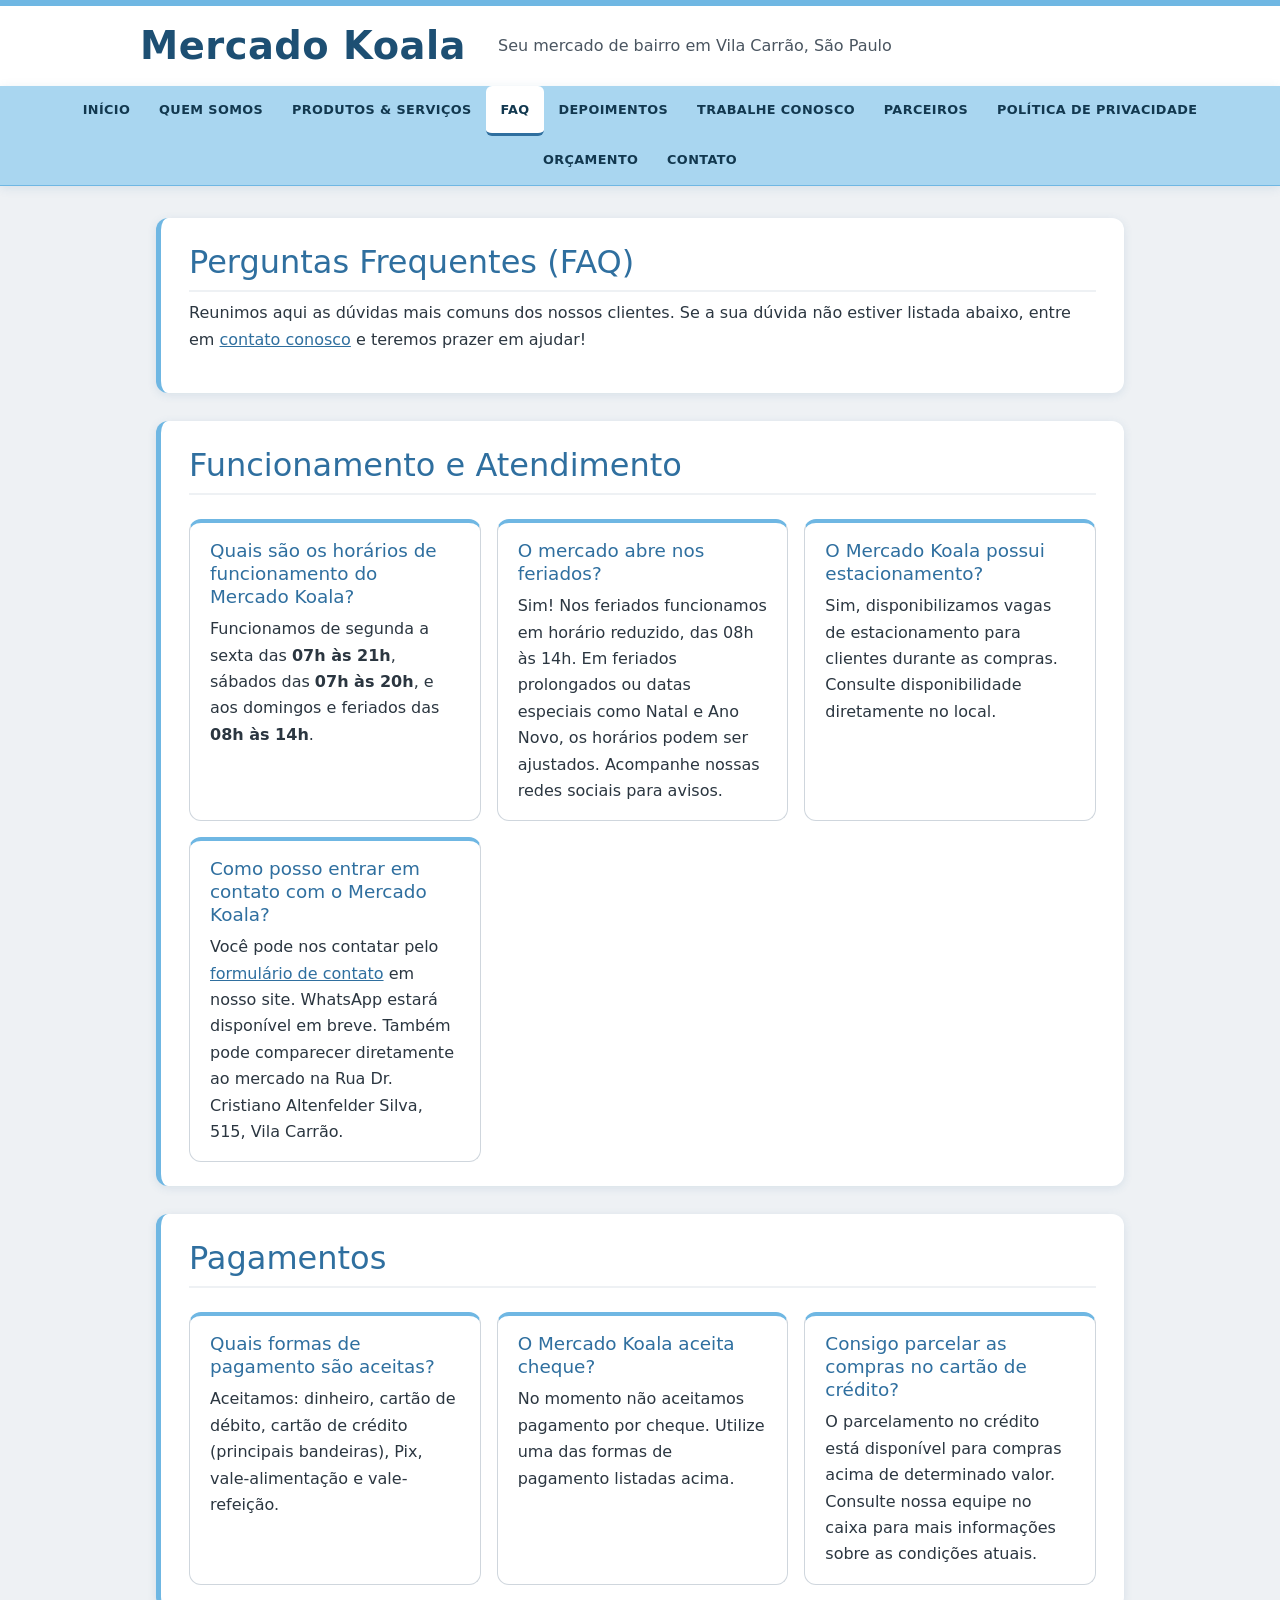
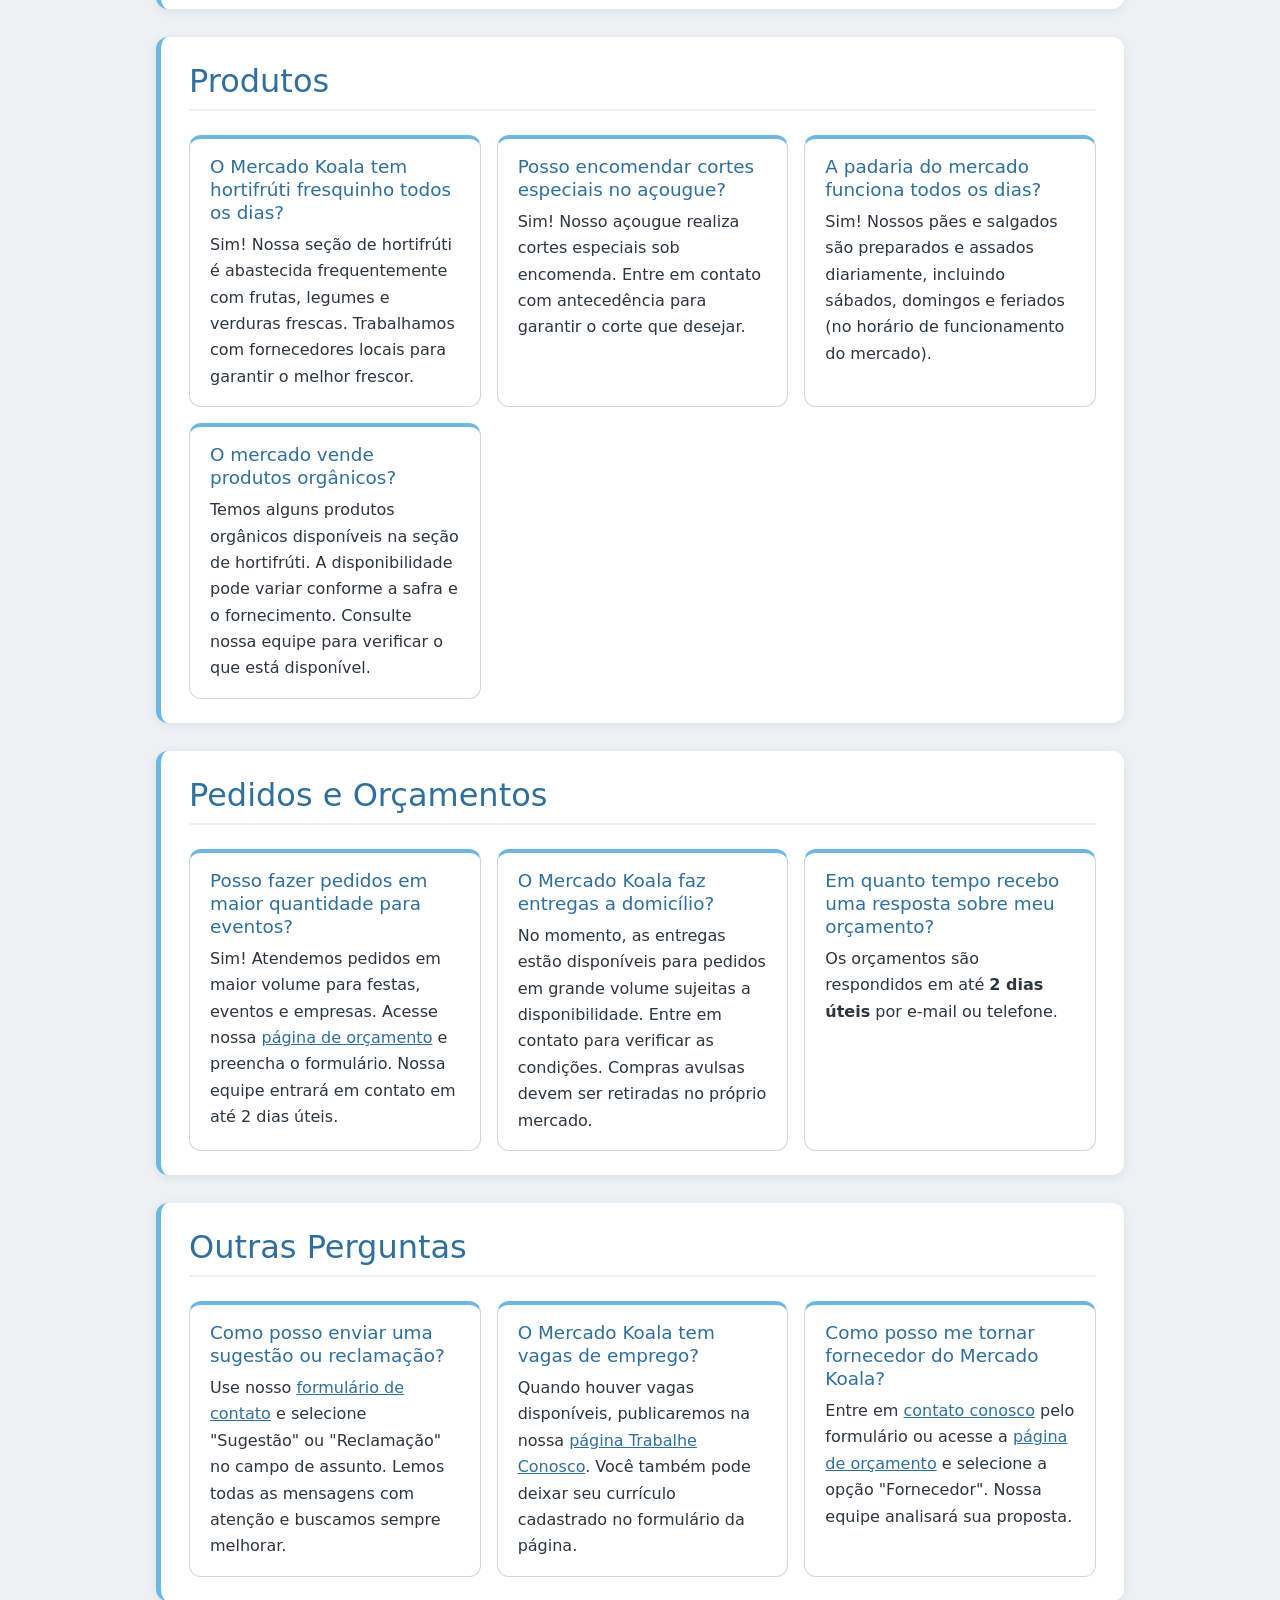
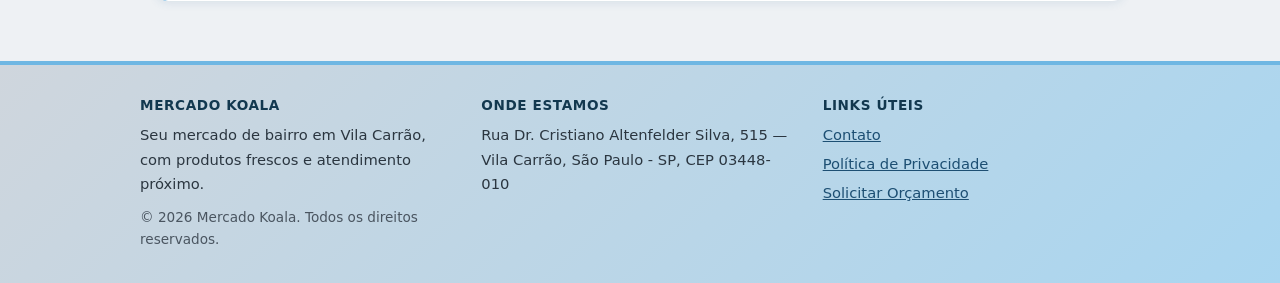
<file: paginas/faq.html>
<!DOCTYPE html>
<html lang="pt-BR">
<head>
  <meta charset="UTF-8" />
  <meta name="viewport" content="width=device-width, initial-scale=1.0" />
  <meta name="description" content="Perguntas frequentes sobre o Mercado Koala — horários, pagamentos, entregas, promoções e muito mais." />
  <title>FAQ — Perguntas Frequentes — Mercado Koala</title>
  <link href="../css/bootstrap.min.css" rel="stylesheet" />
  <link rel="stylesheet" href="../css/style.css" />
</head>
<body>

  <header>
    <h1>Mercado Koala</h1>
    <p>Seu mercado de bairro em Vila Carrão, São Paulo</p>
  </header>

  <nav aria-label="Menu principal">
    <ul class="nav nav-pills justify-content-center">
      <li class="nav-item"><a class="nav-link" href="../index.html">Início</a></li>
      <li class="nav-item"><a class="nav-link" href="sobre.html">Quem Somos</a></li>
      <li class="nav-item"><a class="nav-link" href="produtos.html">Produtos &amp; Serviços</a></li>
      <li class="nav-item"><a class="nav-link" href="faq.html" aria-current="page">FAQ</a></li>
      <li class="nav-item"><a class="nav-link" href="depoimentos.html">Depoimentos</a></li>
      <li class="nav-item"><a class="nav-link" href="trabalhe-conosco.html">Trabalhe Conosco</a></li>
      <li class="nav-item"><a class="nav-link" href="parceiros.html">Parceiros</a></li>
      <li class="nav-item"><a class="nav-link" href="politica.html">Política de Privacidade</a></li>
      <li class="nav-item"><a class="nav-link" href="../orcamento.html">Orçamento</a></li>
      <li class="nav-item"><a class="nav-link" href="contato.html">Contato</a></li>
    </ul>
  </nav>

  <main>

    <section aria-labelledby="faq-intro-titulo">
      <h2 id="faq-intro-titulo">Perguntas Frequentes (FAQ)</h2>
      <p>
        Reunimos aqui as dúvidas mais comuns dos nossos clientes. Se a sua dúvida
        não estiver listada abaixo, entre em <a href="contato.html">contato conosco</a>
        e teremos prazer em ajudar!
      </p>
    </section>

    <section aria-labelledby="faq-geral-titulo">
      <h2 id="faq-geral-titulo">Funcionamento e Atendimento</h2>

      <article>
        <h3>Quais são os horários de funcionamento do Mercado Koala?</h3>
        <p>
          Funcionamos de segunda a sexta das <strong>07h às 21h</strong>,
          sábados das <strong>07h às 20h</strong>, e aos domingos e feriados
          das <strong>08h às 14h</strong>.
        </p>
      </article>

      <article>
        <h3>O mercado abre nos feriados?</h3>
        <p>
          Sim! Nos feriados funcionamos em horário reduzido, das 08h às 14h.
          Em feriados prolongados ou datas especiais como Natal e Ano Novo,
          os horários podem ser ajustados. Acompanhe nossas redes sociais
          para avisos.
        </p>
      </article>

      <article>
        <h3>O Mercado Koala possui estacionamento?</h3>
        <p>
          Sim, disponibilizamos vagas de estacionamento para clientes
          durante as compras. Consulte disponibilidade diretamente no local.
        </p>
      </article>

      <article>
        <h3>Como posso entrar em contato com o Mercado Koala?</h3>
        <p>
          Você pode nos contatar pelo <a href="contato.html">formulário de contato</a>
          em nosso site. WhatsApp estará disponível em breve.
          Também pode comparecer diretamente ao mercado na
          Rua Dr. Cristiano Altenfelder Silva, 515, Vila Carrão.
        </p>
      </article>

    </section>

    <section aria-labelledby="faq-pagamentos-titulo">
      <h2 id="faq-pagamentos-titulo">Pagamentos</h2>

      <article>
        <h3>Quais formas de pagamento são aceitas?</h3>
        <p>
          Aceitamos: dinheiro, cartão de débito, cartão de crédito (principais bandeiras),
          Pix, vale-alimentação e vale-refeição.
        </p>
      </article>

      <article>
        <h3>O Mercado Koala aceita cheque?</h3>
        <p>
          No momento não aceitamos pagamento por cheque.
          Utilize uma das formas de pagamento listadas acima.
        </p>
      </article>

      <article>
        <h3>Consigo parcelar as compras no cartão de crédito?</h3>
        <p>
          O parcelamento no crédito está disponível para compras acima de determinado valor.
          Consulte nossa equipe no caixa para mais informações sobre as condições atuais.
        </p>
      </article>

    </section>

    <section aria-labelledby="faq-produtos-titulo">
      <h2 id="faq-produtos-titulo">Produtos</h2>

      <article>
        <h3>O Mercado Koala tem hortifrúti fresquinho todos os dias?</h3>
        <p>
          Sim! Nossa seção de hortifrúti é abastecida frequentemente com
          frutas, legumes e verduras frescas. Trabalhamos com fornecedores
          locais para garantir o melhor frescor.
        </p>
      </article>

      <article>
        <h3>Posso encomendar cortes especiais no açougue?</h3>
        <p>
          Sim! Nosso açougue realiza cortes especiais sob encomenda.
          Entre em contato com antecedência para garantir o corte que desejar.
        </p>
      </article>

      <article>
        <h3>A padaria do mercado funciona todos os dias?</h3>
        <p>
          Sim! Nossos pães e salgados são preparados e assados diariamente,
          incluindo sábados, domingos e feriados (no horário de funcionamento do mercado).
        </p>
      </article>

      <article>
        <h3>O mercado vende produtos orgânicos?</h3>
        <p>
          Temos alguns produtos orgânicos disponíveis na seção de hortifrúti.
          A disponibilidade pode variar conforme a safra e o fornecimento.
          Consulte nossa equipe para verificar o que está disponível.
        </p>
      </article>

    </section>

    <section aria-labelledby="faq-pedidos-titulo">
      <h2 id="faq-pedidos-titulo">Pedidos e Orçamentos</h2>

      <article>
        <h3>Posso fazer pedidos em maior quantidade para eventos?</h3>
        <p>
          Sim! Atendemos pedidos em maior volume para festas, eventos e empresas.
          Acesse nossa <a href="../orcamento.html">página de orçamento</a> e preencha
          o formulário. Nossa equipe entrará em contato em até 2 dias úteis.
        </p>
      </article>

      <article>
        <h3>O Mercado Koala faz entregas a domicílio?</h3>
        <p>
          No momento, as entregas estão disponíveis para pedidos em grande volume
          sujeitas a disponibilidade. Entre em contato para verificar as condições.
          Compras avulsas devem ser retiradas no próprio mercado.
        </p>
      </article>

      <article>
        <h3>Em quanto tempo recebo uma resposta sobre meu orçamento?</h3>
        <p>
          Os orçamentos são respondidos em até <strong>2 dias úteis</strong>
          por e-mail ou telefone.
        </p>
      </article>

    </section>

    <section aria-labelledby="faq-outros-titulo">
      <h2 id="faq-outros-titulo">Outras Perguntas</h2>

      <article>
        <h3>Como posso enviar uma sugestão ou reclamação?</h3>
        <p>
          Use nosso <a href="contato.html">formulário de contato</a> e selecione
          "Sugestão" ou "Reclamação" no campo de assunto. Lemos todas as mensagens
          com atenção e buscamos sempre melhorar.
        </p>
      </article>

      <article>
        <h3>O Mercado Koala tem vagas de emprego?</h3>
        <p>
          Quando houver vagas disponíveis, publicaremos na nossa
          <a href="trabalhe-conosco.html">página Trabalhe Conosco</a>.
          Você também pode deixar seu currículo cadastrado no formulário da página.
        </p>
      </article>

      <article>
        <h3>Como posso me tornar fornecedor do Mercado Koala?</h3>
        <p>
          Entre em <a href="contato.html">contato conosco</a> pelo formulário
          ou acesse a <a href="../orcamento.html">página de orçamento</a> e selecione
          a opção "Fornecedor". Nossa equipe analisará sua proposta.
        </p>
      </article>

    </section>

  </main>

  <footer>
    <div class="rodape-col">
      <h2>Mercado Koala</h2>
      <p>Seu mercado de bairro em Vila Carrão, com produtos frescos e atendimento próximo.</p>
      <p>&copy; 2026 Mercado Koala. Todos os direitos reservados.</p>
    </div>
    <div class="rodape-col">
      <h2>Onde estamos</h2>
      <address>
      Rua Dr. Cristiano Altenfelder Silva, 515 — Vila Carrão, São Paulo - SP, CEP 03448-010
    </address>
    </div>
    <div class="rodape-col">
      <h2>Links úteis</h2>
      <nav aria-label="Links do rodapé">
      <ul>
        <li><a href="contato.html">Contato</a></li>
        <li><a href="politica.html">Política de Privacidade</a></li>
        <li><a href="../orcamento.html">Solicitar Orçamento</a></li>
      </ul>
    </nav>
    </div>
  </footer>

</body>
</html>
</file>
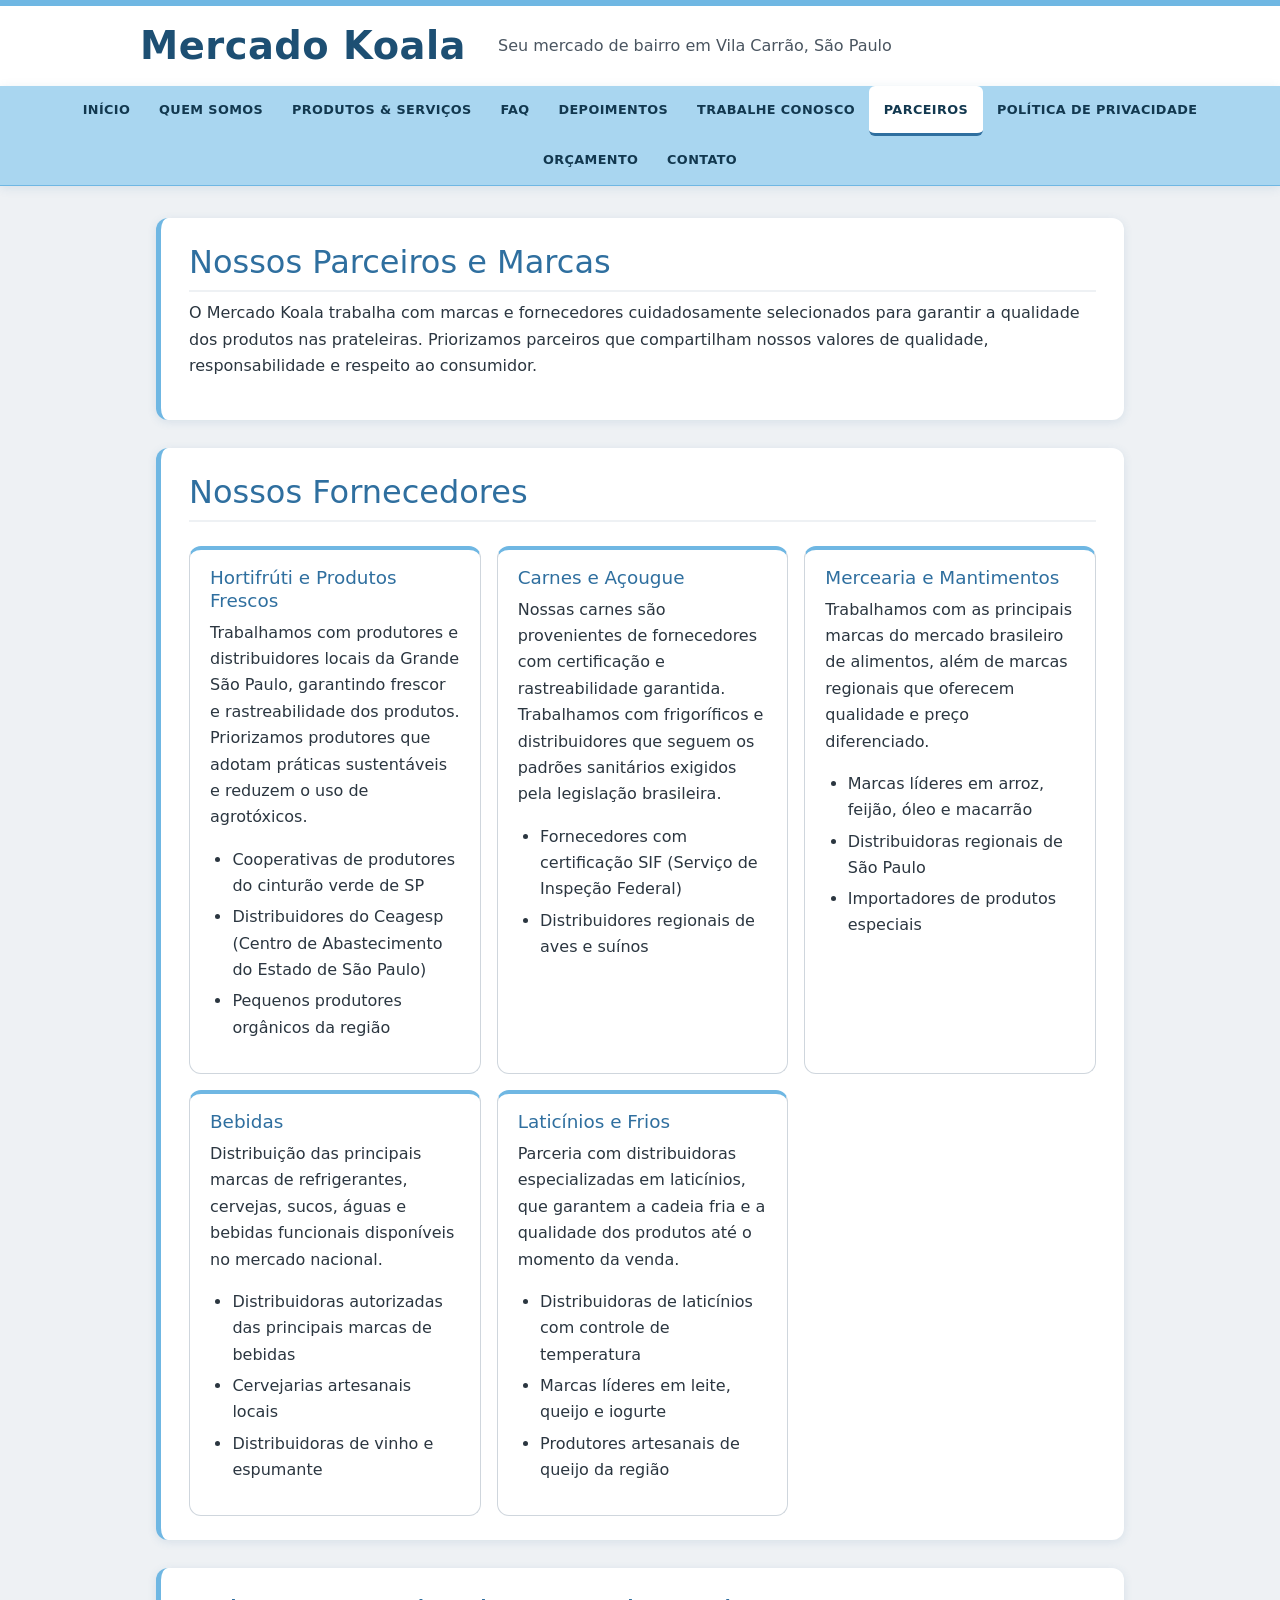
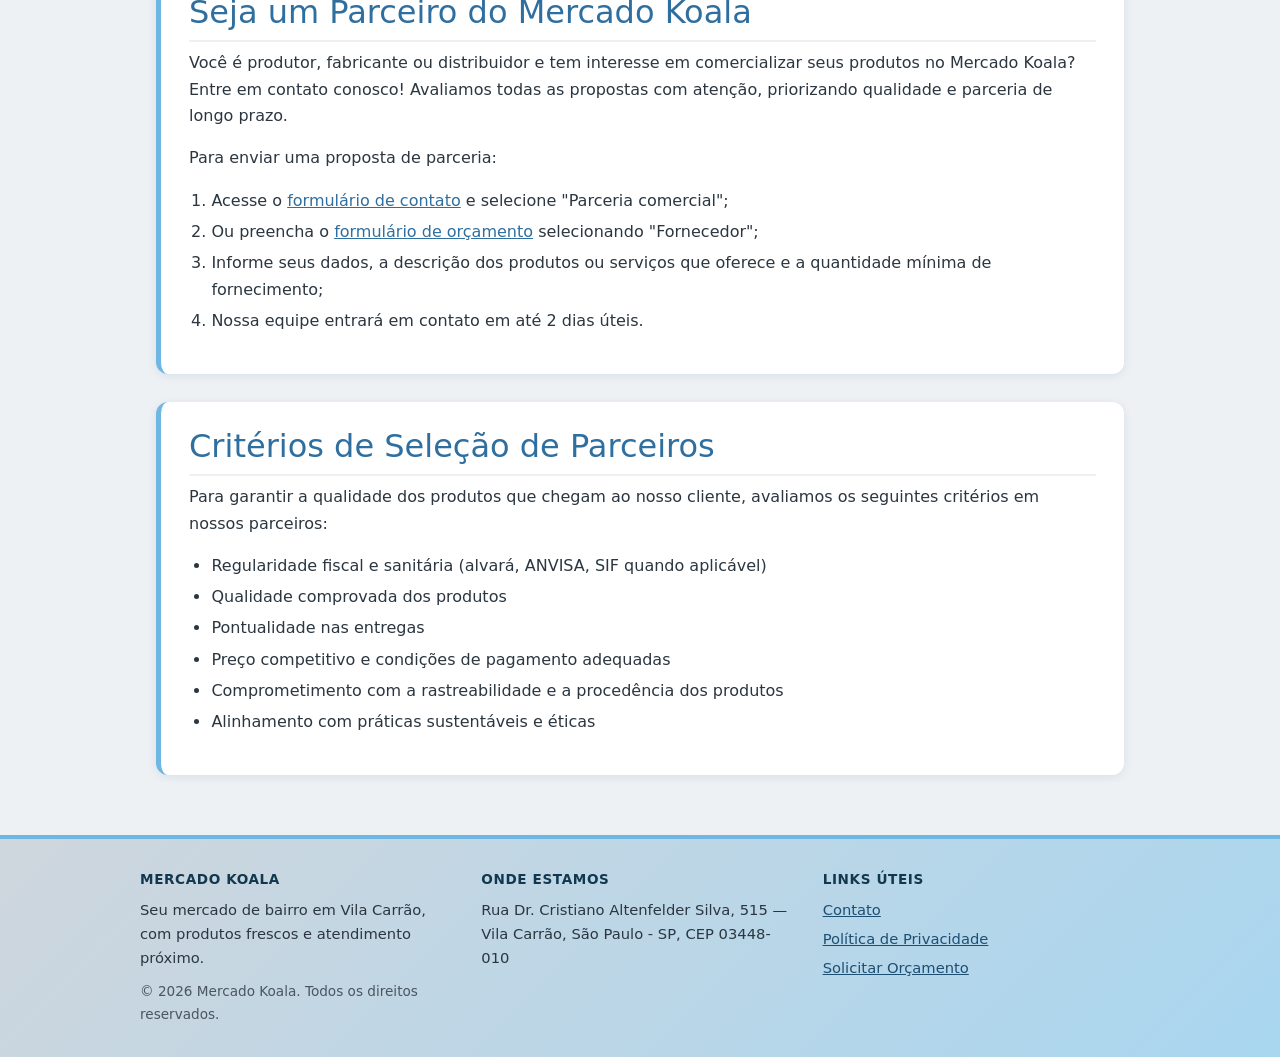
<file: paginas/parceiros.html>
<!DOCTYPE html>
<html lang="pt-BR">
<head>
  <meta charset="UTF-8" />
  <meta name="viewport" content="width=device-width, initial-scale=1.0" />
  <meta name="description" content="Conheça os parceiros e marcas do Mercado Koala — fornecedores de confiança que garantem a qualidade dos produtos em Vila Carrão, São Paulo." />
  <title>Parceiros e Marcas — Mercado Koala</title>
  <link href="../css/bootstrap.min.css" rel="stylesheet" />
  <link rel="stylesheet" href="../css/style.css" />
</head>
<body>

  <header>
    <h1>Mercado Koala</h1>
    <p>Seu mercado de bairro em Vila Carrão, São Paulo</p>
  </header>

  <nav aria-label="Menu principal">
    <ul class="nav nav-pills justify-content-center">
      <li class="nav-item"><a class="nav-link" href="../index.html">Início</a></li>
      <li class="nav-item"><a class="nav-link" href="sobre.html">Quem Somos</a></li>
      <li class="nav-item"><a class="nav-link" href="produtos.html">Produtos &amp; Serviços</a></li>
      <li class="nav-item"><a class="nav-link" href="faq.html">FAQ</a></li>
      <li class="nav-item"><a class="nav-link" href="depoimentos.html">Depoimentos</a></li>
      <li class="nav-item"><a class="nav-link" href="trabalhe-conosco.html">Trabalhe Conosco</a></li>
      <li class="nav-item"><a class="nav-link" href="parceiros.html" aria-current="page">Parceiros</a></li>
      <li class="nav-item"><a class="nav-link" href="politica.html">Política de Privacidade</a></li>
      <li class="nav-item"><a class="nav-link" href="../orcamento.html">Orçamento</a></li>
      <li class="nav-item"><a class="nav-link" href="contato.html">Contato</a></li>
    </ul>
  </nav>

  <main>

    <section aria-labelledby="parceiros-intro-titulo">
      <h2 id="parceiros-intro-titulo">Nossos Parceiros e Marcas</h2>
      <p>
        O Mercado Koala trabalha com marcas e fornecedores cuidadosamente selecionados
        para garantir a qualidade dos produtos nas prateleiras. Priorizamos parceiros
        que compartilham nossos valores de qualidade, responsabilidade e respeito
        ao consumidor.
      </p>
    </section>

    <section aria-labelledby="fornecedores-titulo">
      <h2 id="fornecedores-titulo">Nossos Fornecedores</h2>

      <article>
        <h3>Hortifrúti e Produtos Frescos</h3>
        <p>
          Trabalhamos com produtores e distribuidores locais da Grande São Paulo,
          garantindo frescor e rastreabilidade dos produtos.
          Priorizamos produtores que adotam práticas sustentáveis e reduzem o uso
          de agrotóxicos.
        </p>
        <ul>
          <li>Cooperativas de produtores do cinturão verde de SP</li>
          <li>Distribuidores do Ceagesp (Centro de Abastecimento do Estado de São Paulo)</li>
          <li>Pequenos produtores orgânicos da região</li>
        </ul>
      </article>

      <article>
        <h3>Carnes e Açougue</h3>
        <p>
          Nossas carnes são provenientes de fornecedores com certificação
          e rastreabilidade garantida. Trabalhamos com frigoríficos e distribuidores
          que seguem os padrões sanitários exigidos pela legislação brasileira.
        </p>
        <ul>
          <li>Fornecedores com certificação SIF (Serviço de Inspeção Federal)</li>
          <li>Distribuidores regionais de aves e suínos</li>
        </ul>
      </article>

      <article>
        <h3>Mercearia e Mantimentos</h3>
        <p>
          Trabalhamos com as principais marcas do mercado brasileiro de alimentos,
          além de marcas regionais que oferecem qualidade e preço diferenciado.
        </p>
        <ul>
          <li>Marcas líderes em arroz, feijão, óleo e macarrão</li>
          <li>Distribuidoras regionais de São Paulo</li>
          <li>Importadores de produtos especiais</li>
        </ul>
      </article>

      <article>
        <h3>Bebidas</h3>
        <p>
          Distribuição das principais marcas de refrigerantes, cervejas, sucos,
          águas e bebidas funcionais disponíveis no mercado nacional.
        </p>
        <ul>
          <li>Distribuidoras autorizadas das principais marcas de bebidas</li>
          <li>Cervejarias artesanais locais</li>
          <li>Distribuidoras de vinho e espumante</li>
        </ul>
      </article>

      <article>
        <h3>Laticínios e Frios</h3>
        <p>
          Parceria com distribuidoras especializadas em laticínios, que garantem
          a cadeia fria e a qualidade dos produtos até o momento da venda.
        </p>
        <ul>
          <li>Distribuidoras de laticínios com controle de temperatura</li>
          <li>Marcas líderes em leite, queijo e iogurte</li>
          <li>Produtores artesanais de queijo da região</li>
        </ul>
      </article>

    </section>

    <section aria-labelledby="seja-parceiro-titulo">
      <h2 id="seja-parceiro-titulo">Seja um Parceiro do Mercado Koala</h2>
      <p>
        Você é produtor, fabricante ou distribuidor e tem interesse em comercializar
        seus produtos no Mercado Koala? Entre em contato conosco! Avaliamos todas
        as propostas com atenção, priorizando qualidade e parceria de longo prazo.
      </p>

      <p>
        Para enviar uma proposta de parceria:
      </p>
      <ol>
        <li>Acesse o <a href="contato.html">formulário de contato</a> e selecione "Parceria comercial";</li>
        <li>Ou preencha o <a href="../orcamento.html">formulário de orçamento</a> selecionando "Fornecedor";</li>
        <li>Informe seus dados, a descrição dos produtos ou serviços que oferece e a quantidade mínima de fornecimento;</li>
        <li>Nossa equipe entrará em contato em até 2 dias úteis.</li>
      </ol>
    </section>

    <section aria-labelledby="criterios-titulo">
      <h2 id="criterios-titulo">Critérios de Seleção de Parceiros</h2>
      <p>
        Para garantir a qualidade dos produtos que chegam ao nosso cliente,
        avaliamos os seguintes critérios em nossos parceiros:
      </p>
      <ul>
        <li>Regularidade fiscal e sanitária (alvará, ANVISA, SIF quando aplicável)</li>
        <li>Qualidade comprovada dos produtos</li>
        <li>Pontualidade nas entregas</li>
        <li>Preço competitivo e condições de pagamento adequadas</li>
        <li>Comprometimento com a rastreabilidade e a procedência dos produtos</li>
        <li>Alinhamento com práticas sustentáveis e éticas</li>
      </ul>
    </section>

  </main>

  <footer>
    <div class="rodape-col">
      <h2>Mercado Koala</h2>
      <p>Seu mercado de bairro em Vila Carrão, com produtos frescos e atendimento próximo.</p>
      <p>&copy; 2026 Mercado Koala. Todos os direitos reservados.</p>
    </div>
    <div class="rodape-col">
      <h2>Onde estamos</h2>
      <address>
      Rua Dr. Cristiano Altenfelder Silva, 515 — Vila Carrão, São Paulo - SP, CEP 03448-010
    </address>
    </div>
    <div class="rodape-col">
      <h2>Links úteis</h2>
      <nav aria-label="Links do rodapé">
      <ul>
        <li><a href="contato.html">Contato</a></li>
        <li><a href="politica.html">Política de Privacidade</a></li>
        <li><a href="../orcamento.html">Solicitar Orçamento</a></li>
      </ul>
    </nav>
    </div>
  </footer>

</body>
</html>
</file>
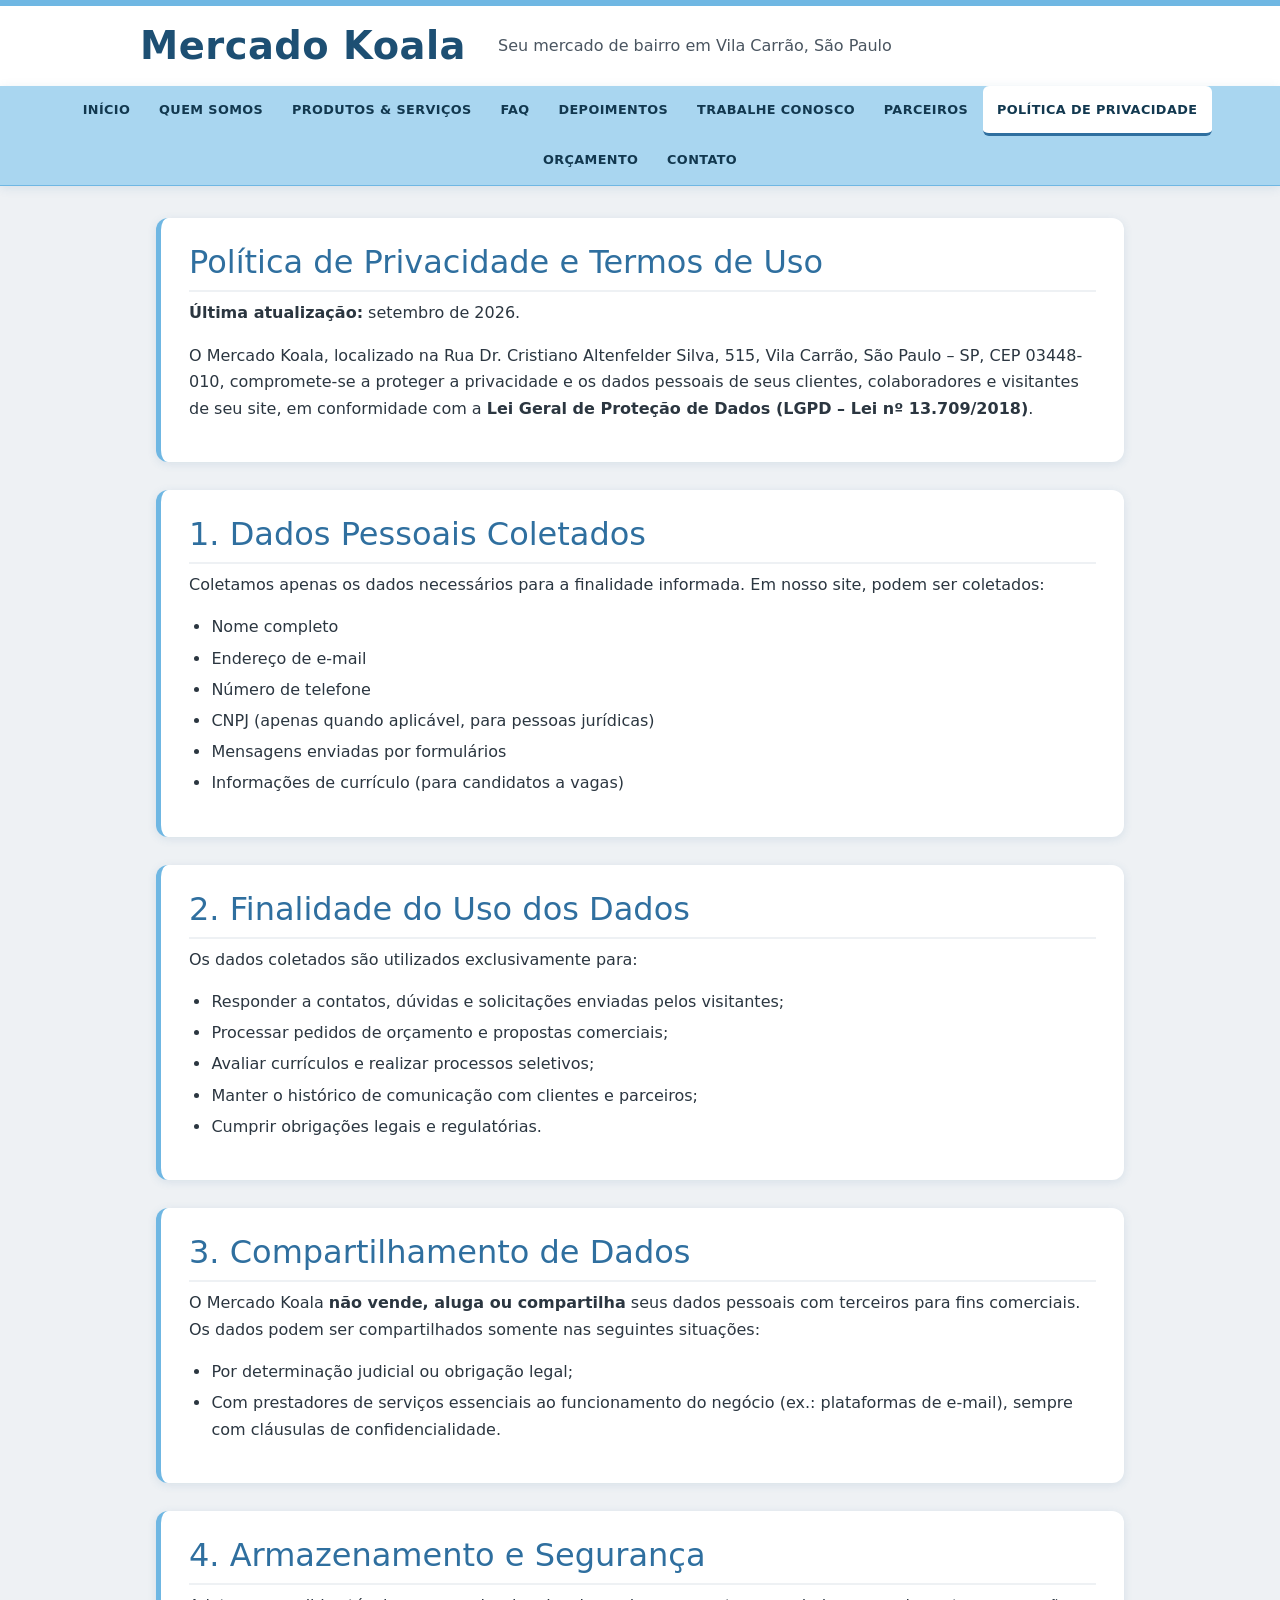
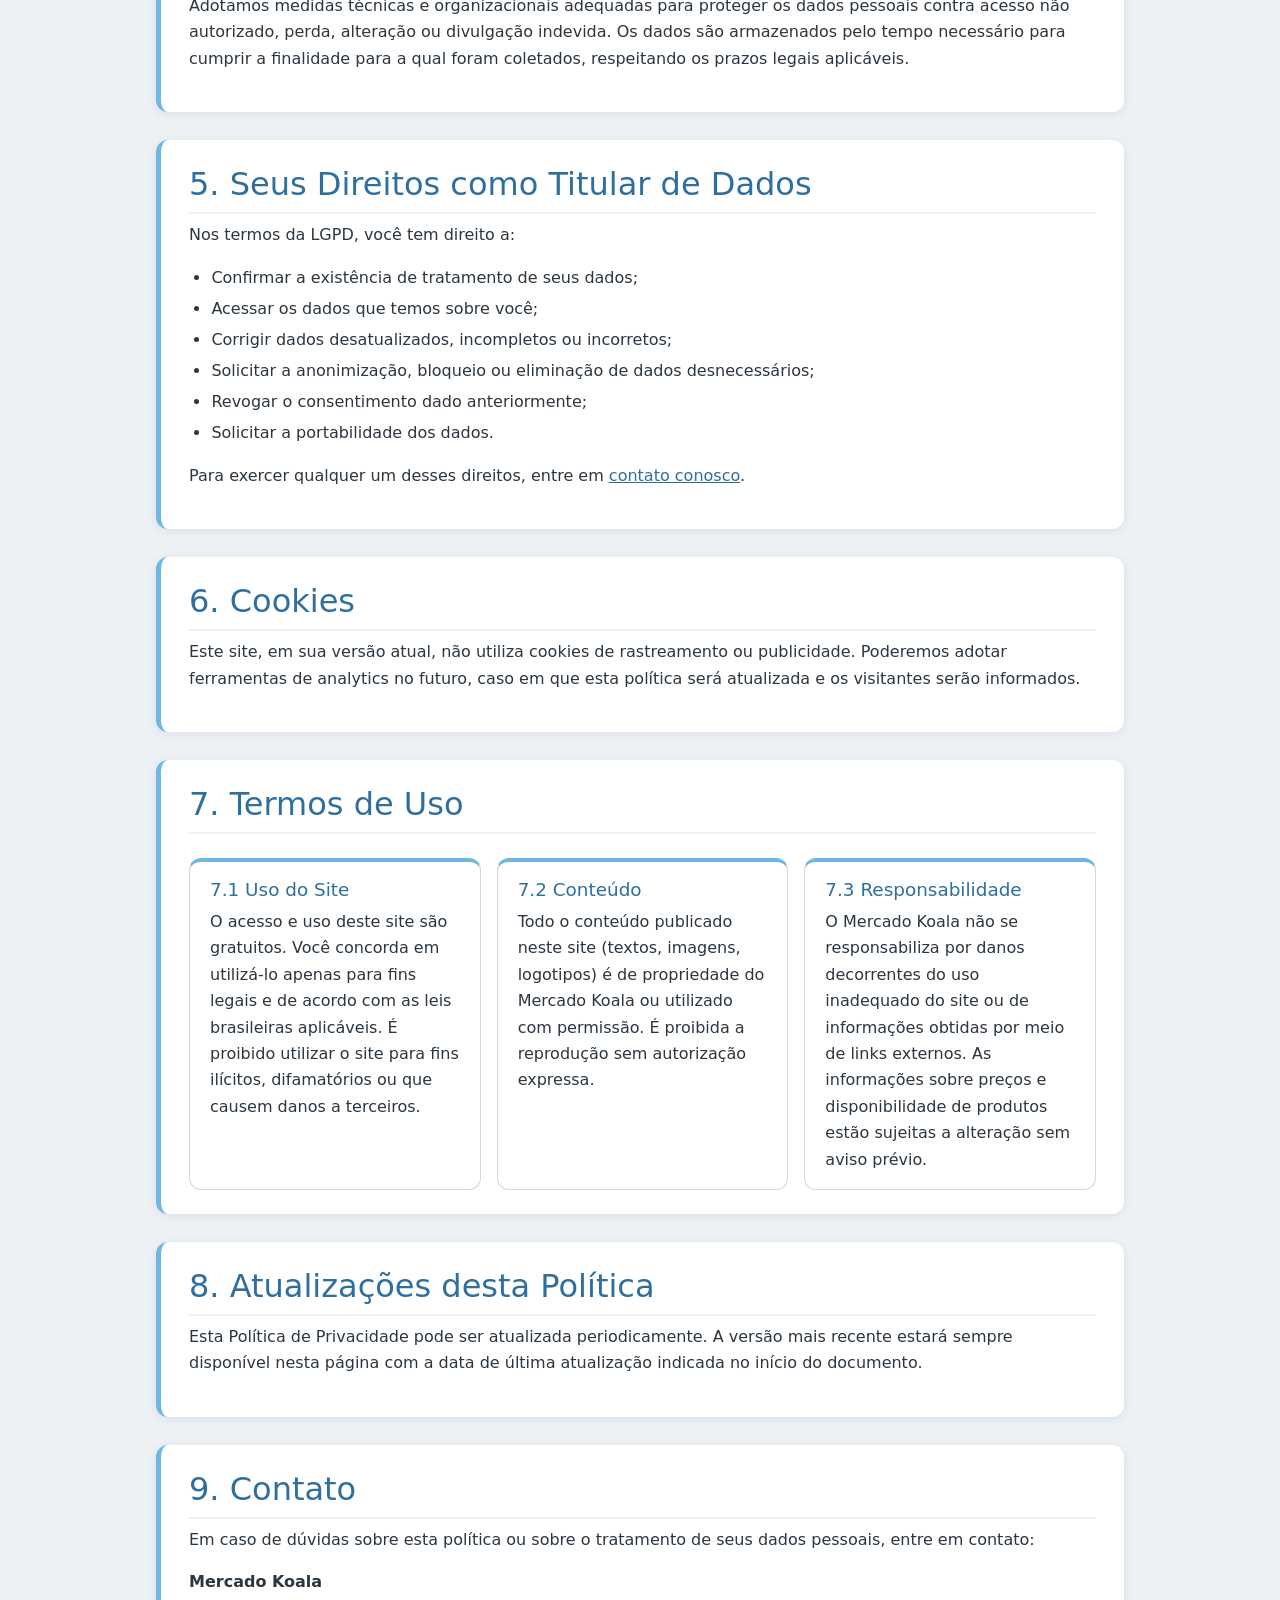
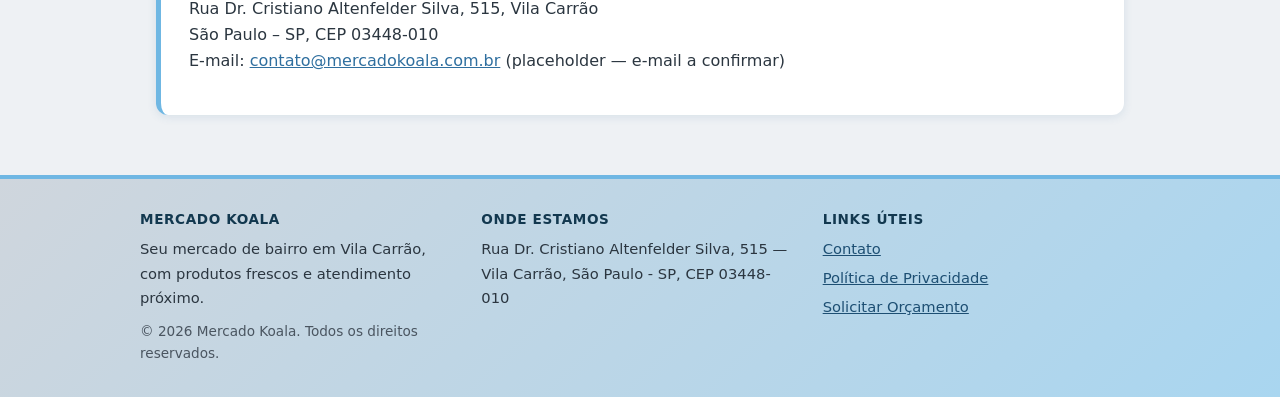
<file: paginas/politica.html>
<!DOCTYPE html>
<html lang="pt-BR">
<head>
  <meta charset="UTF-8" />
  <meta name="viewport" content="width=device-width, initial-scale=1.0" />
  <meta name="description" content="Política de Privacidade e Termos de Uso do Mercado Koala — saiba como tratamos seus dados pessoais com respeito e transparência." />
  <title>Política de Privacidade — Mercado Koala</title>
  <link href="../css/bootstrap.min.css" rel="stylesheet" />
  <link rel="stylesheet" href="../css/style.css" />
</head>
<body>

  <header>
    <h1>Mercado Koala</h1>
    <p>Seu mercado de bairro em Vila Carrão, São Paulo</p>
  </header>

  <nav aria-label="Menu principal">
    <ul class="nav nav-pills justify-content-center">
      <li class="nav-item"><a class="nav-link" href="../index.html">Início</a></li>
      <li class="nav-item"><a class="nav-link" href="sobre.html">Quem Somos</a></li>
      <li class="nav-item"><a class="nav-link" href="produtos.html">Produtos &amp; Serviços</a></li>
      <li class="nav-item"><a class="nav-link" href="faq.html">FAQ</a></li>
      <li class="nav-item"><a class="nav-link" href="depoimentos.html">Depoimentos</a></li>
      <li class="nav-item"><a class="nav-link" href="trabalhe-conosco.html">Trabalhe Conosco</a></li>
      <li class="nav-item"><a class="nav-link" href="parceiros.html">Parceiros</a></li>
      <li class="nav-item"><a class="nav-link" href="politica.html" aria-current="page">Política de Privacidade</a></li>
      <li class="nav-item"><a class="nav-link" href="../orcamento.html">Orçamento</a></li>
      <li class="nav-item"><a class="nav-link" href="contato.html">Contato</a></li>
    </ul>
  </nav>

  <main>

    <section aria-labelledby="politica-intro-titulo">
      <h2 id="politica-intro-titulo">Política de Privacidade e Termos de Uso</h2>
      <p>
        <strong>Última atualização:</strong> setembro de 2026.
      </p>
      <p>
        O Mercado Koala, localizado na Rua Dr. Cristiano Altenfelder Silva, 515,
        Vila Carrão, São Paulo – SP, CEP 03448-010, compromete-se a proteger a
        privacidade e os dados pessoais de seus clientes, colaboradores e visitantes
        de seu site, em conformidade com a
        <strong>Lei Geral de Proteção de Dados (LGPD – Lei nº 13.709/2018)</strong>.
      </p>
    </section>

    <section aria-labelledby="dados-coletados-titulo">
      <h2 id="dados-coletados-titulo">1. Dados Pessoais Coletados</h2>
      <p>
        Coletamos apenas os dados necessários para a finalidade informada.
        Em nosso site, podem ser coletados:
      </p>
      <ul>
        <li>Nome completo</li>
        <li>Endereço de e-mail</li>
        <li>Número de telefone</li>
        <li>CNPJ (apenas quando aplicável, para pessoas jurídicas)</li>
        <li>Mensagens enviadas por formulários</li>
        <li>Informações de currículo (para candidatos a vagas)</li>
      </ul>
    </section>

    <section aria-labelledby="finalidade-titulo">
      <h2 id="finalidade-titulo">2. Finalidade do Uso dos Dados</h2>
      <p>
        Os dados coletados são utilizados exclusivamente para:
      </p>
      <ul>
        <li>Responder a contatos, dúvidas e solicitações enviadas pelos visitantes;</li>
        <li>Processar pedidos de orçamento e propostas comerciais;</li>
        <li>Avaliar currículos e realizar processos seletivos;</li>
        <li>Manter o histórico de comunicação com clientes e parceiros;</li>
        <li>Cumprir obrigações legais e regulatórias.</li>
      </ul>
    </section>

    <section aria-labelledby="compartilhamento-titulo">
      <h2 id="compartilhamento-titulo">3. Compartilhamento de Dados</h2>
      <p>
        O Mercado Koala <strong>não vende, aluga ou compartilha</strong> seus dados
        pessoais com terceiros para fins comerciais. Os dados podem ser compartilhados
        somente nas seguintes situações:
      </p>
      <ul>
        <li>Por determinação judicial ou obrigação legal;</li>
        <li>Com prestadores de serviços essenciais ao funcionamento do negócio
            (ex.: plataformas de e-mail), sempre com cláusulas de confidencialidade.</li>
      </ul>
    </section>

    <section aria-labelledby="armazenamento-titulo">
      <h2 id="armazenamento-titulo">4. Armazenamento e Segurança</h2>
      <p>
        Adotamos medidas técnicas e organizacionais adequadas para proteger os dados
        pessoais contra acesso não autorizado, perda, alteração ou divulgação indevida.
        Os dados são armazenados pelo tempo necessário para cumprir a finalidade
        para a qual foram coletados, respeitando os prazos legais aplicáveis.
      </p>
    </section>

    <section aria-labelledby="direitos-titulo">
      <h2 id="direitos-titulo">5. Seus Direitos como Titular de Dados</h2>
      <p>
        Nos termos da LGPD, você tem direito a:
      </p>
      <ul>
        <li>Confirmar a existência de tratamento de seus dados;</li>
        <li>Acessar os dados que temos sobre você;</li>
        <li>Corrigir dados desatualizados, incompletos ou incorretos;</li>
        <li>Solicitar a anonimização, bloqueio ou eliminação de dados desnecessários;</li>
        <li>Revogar o consentimento dado anteriormente;</li>
        <li>Solicitar a portabilidade dos dados.</li>
      </ul>
      <p>
        Para exercer qualquer um desses direitos, entre em <a href="contato.html">contato conosco</a>.
      </p>
    </section>

    <section aria-labelledby="cookies-titulo">
      <h2 id="cookies-titulo">6. Cookies</h2>
      <p>
        Este site, em sua versão atual, não utiliza cookies de rastreamento ou
        publicidade. Poderemos adotar ferramentas de analytics no futuro, caso em que
        esta política será atualizada e os visitantes serão informados.
      </p>
    </section>

    <section aria-labelledby="termos-titulo">
      <h2 id="termos-titulo">7. Termos de Uso</h2>

      <article>
        <h3>7.1 Uso do Site</h3>
        <p>
          O acesso e uso deste site são gratuitos. Você concorda em utilizá-lo
          apenas para fins legais e de acordo com as leis brasileiras aplicáveis.
          É proibido utilizar o site para fins ilícitos, difamatórios ou que causem
          danos a terceiros.
        </p>
      </article>

      <article>
        <h3>7.2 Conteúdo</h3>
        <p>
          Todo o conteúdo publicado neste site (textos, imagens, logotipos)
          é de propriedade do Mercado Koala ou utilizado com permissão.
          É proibida a reprodução sem autorização expressa.
        </p>
      </article>

      <article>
        <h3>7.3 Responsabilidade</h3>
        <p>
          O Mercado Koala não se responsabiliza por danos decorrentes do
          uso inadequado do site ou de informações obtidas por meio de links externos.
          As informações sobre preços e disponibilidade de produtos estão sujeitas
          a alteração sem aviso prévio.
        </p>
      </article>

    </section>

    <section aria-labelledby="atualizacoes-titulo">
      <h2 id="atualizacoes-titulo">8. Atualizações desta Política</h2>
      <p>
        Esta Política de Privacidade pode ser atualizada periodicamente.
        A versão mais recente estará sempre disponível nesta página com a
        data de última atualização indicada no início do documento.
      </p>
    </section>

    <section aria-labelledby="contato-politica-titulo">
      <h2 id="contato-politica-titulo">9. Contato</h2>
      <p>
        Em caso de dúvidas sobre esta política ou sobre o tratamento de seus dados
        pessoais, entre em contato:
      </p>
      <address>
        <strong>Mercado Koala</strong><br />
        Rua Dr. Cristiano Altenfelder Silva, 515, Vila Carrão<br />
        São Paulo – SP, CEP 03448-010<br />
        E-mail: <a href="mailto:contato@mercadokoala.com.br">contato@mercadokoala.com.br</a>
        (placeholder — e-mail a confirmar)
      </address>
    </section>

  </main>

  <footer>
    <div class="rodape-col">
      <h2>Mercado Koala</h2>
      <p>Seu mercado de bairro em Vila Carrão, com produtos frescos e atendimento próximo.</p>
      <p>&copy; 2026 Mercado Koala. Todos os direitos reservados.</p>
    </div>
    <div class="rodape-col">
      <h2>Onde estamos</h2>
      <address>
      Rua Dr. Cristiano Altenfelder Silva, 515 — Vila Carrão, São Paulo - SP, CEP 03448-010
    </address>
    </div>
    <div class="rodape-col">
      <h2>Links úteis</h2>
      <nav aria-label="Links do rodapé">
      <ul>
        <li><a href="contato.html">Contato</a></li>
        <li><a href="politica.html">Política de Privacidade</a></li>
        <li><a href="../orcamento.html">Solicitar Orçamento</a></li>
      </ul>
    </nav>
    </div>
  </footer>

</body>
</html>
</file>
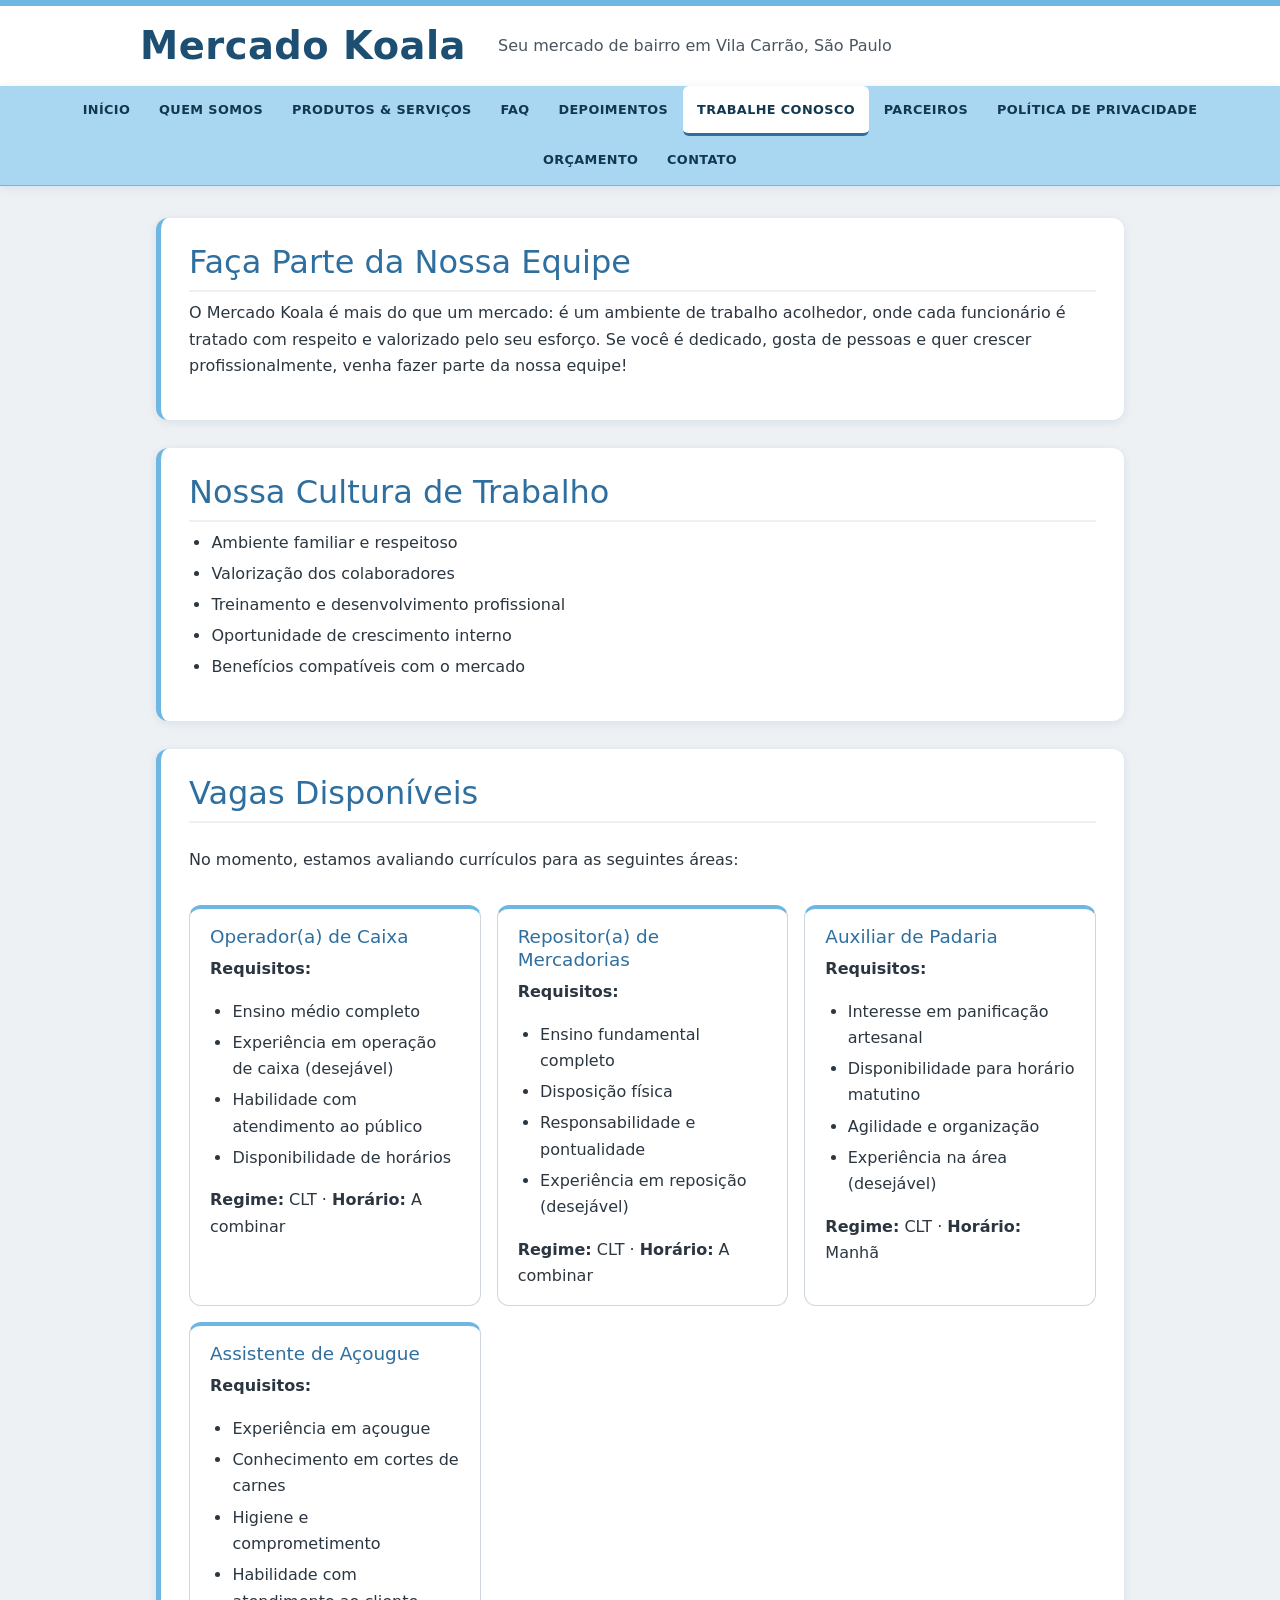
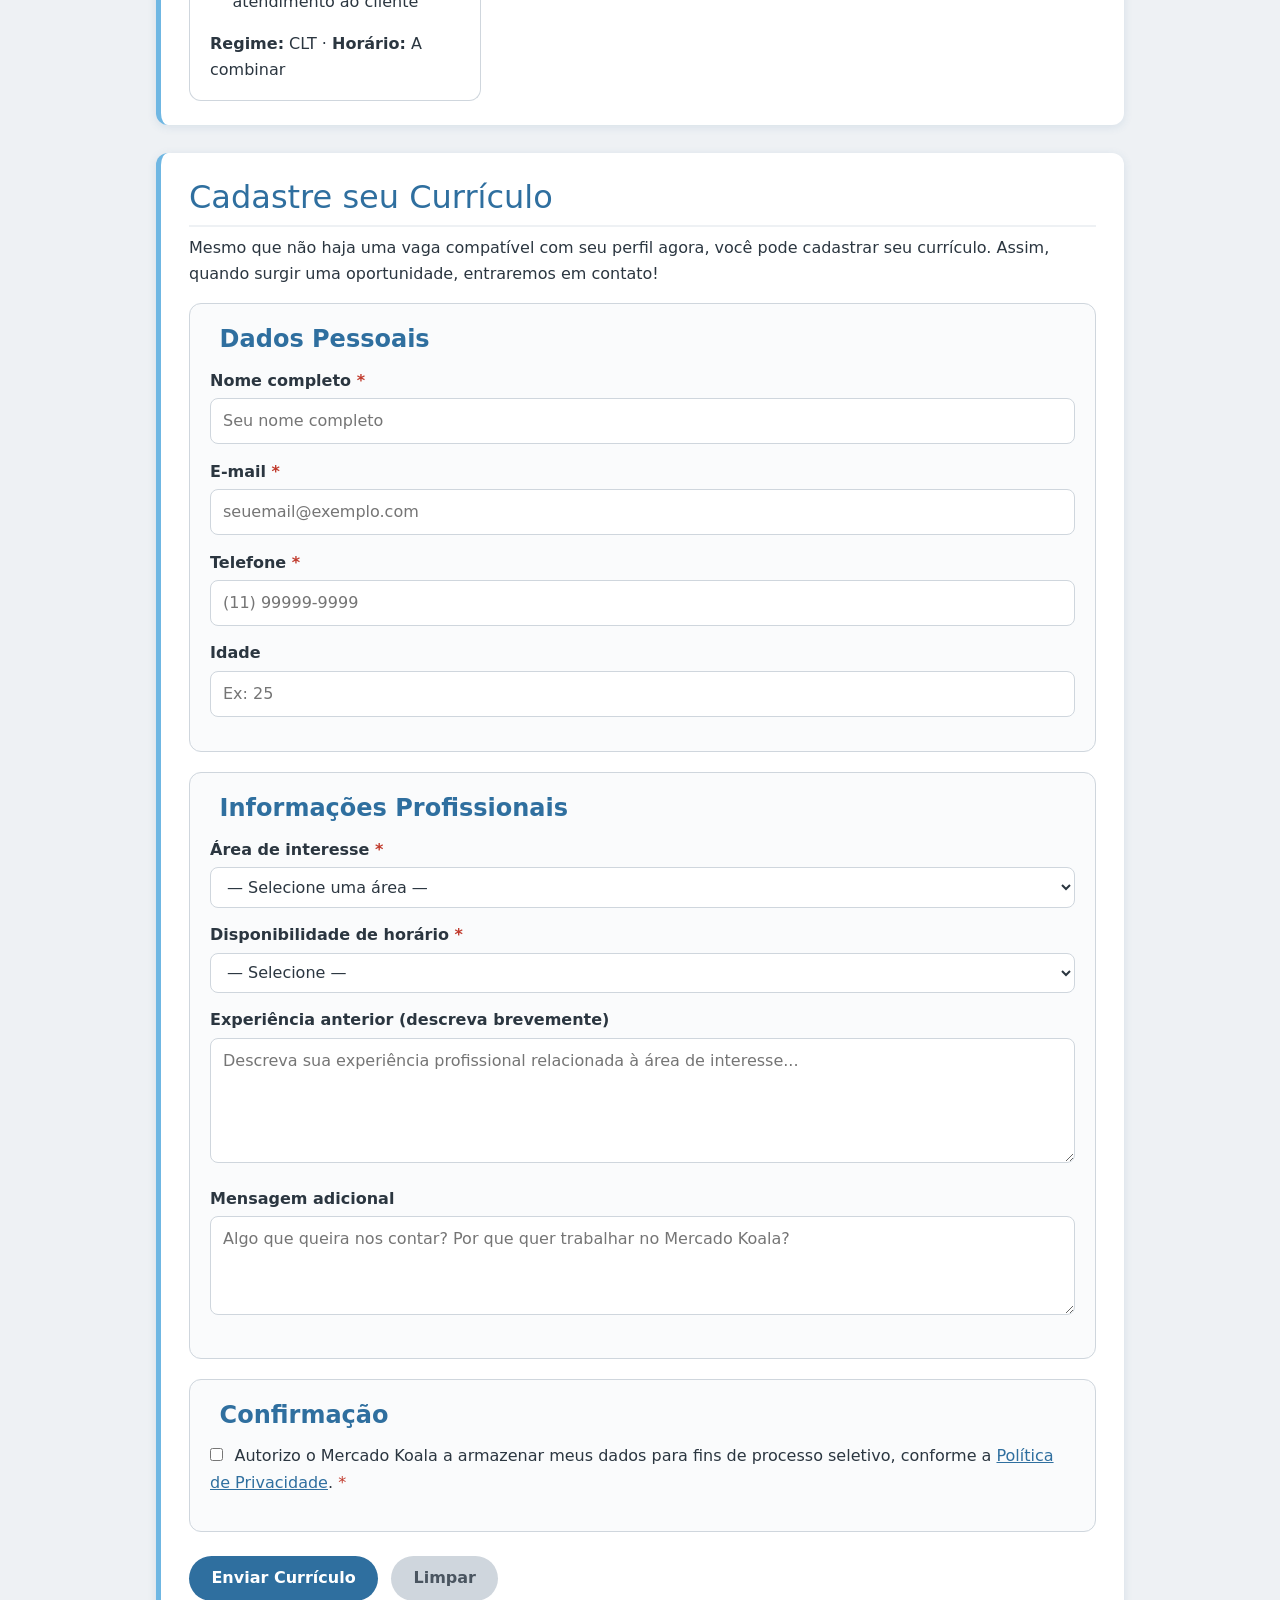
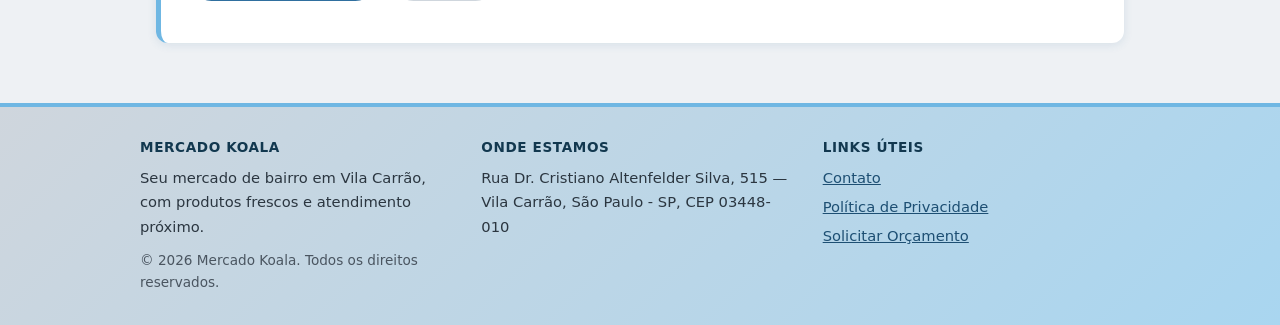
<file: paginas/trabalhe-conosco.html>
<!DOCTYPE html>
<html lang="pt-BR">
<head>
  <meta charset="UTF-8" />
  <meta name="viewport" content="width=device-width, initial-scale=1.0" />
  <meta name="description" content="Trabalhe no Mercado Koala — confira as vagas disponíveis e cadastre seu currículo. Junte-se à nossa equipe em Vila Carrão, São Paulo." />
  <title>Trabalhe Conosco — Mercado Koala</title>
  <link href="../css/bootstrap.min.css" rel="stylesheet" />
  <link rel="stylesheet" href="../css/style.css" />
</head>
<body>

  <header>
    <h1>Mercado Koala</h1>
    <p>Seu mercado de bairro em Vila Carrão, São Paulo</p>
  </header>

  <nav aria-label="Menu principal">
    <ul class="nav nav-pills justify-content-center">
      <li class="nav-item"><a class="nav-link" href="../index.html">Início</a></li>
      <li class="nav-item"><a class="nav-link" href="sobre.html">Quem Somos</a></li>
      <li class="nav-item"><a class="nav-link" href="produtos.html">Produtos &amp; Serviços</a></li>
      <li class="nav-item"><a class="nav-link" href="faq.html">FAQ</a></li>
      <li class="nav-item"><a class="nav-link" href="depoimentos.html">Depoimentos</a></li>
      <li class="nav-item"><a class="nav-link" href="trabalhe-conosco.html" aria-current="page">Trabalhe Conosco</a></li>
      <li class="nav-item"><a class="nav-link" href="parceiros.html">Parceiros</a></li>
      <li class="nav-item"><a class="nav-link" href="politica.html">Política de Privacidade</a></li>
      <li class="nav-item"><a class="nav-link" href="../orcamento.html">Orçamento</a></li>
      <li class="nav-item"><a class="nav-link" href="contato.html">Contato</a></li>
    </ul>
  </nav>

  <main>

    <section aria-labelledby="trabalhe-intro-titulo">
      <h2 id="trabalhe-intro-titulo">Faça Parte da Nossa Equipe</h2>
      <p>
        O Mercado Koala é mais do que um mercado: é um ambiente de trabalho acolhedor,
        onde cada funcionário é tratado com respeito e valorizado pelo seu esforço.
        Se você é dedicado, gosta de pessoas e quer crescer profissionalmente,
        venha fazer parte da nossa equipe!
      </p>
    </section>

    <section aria-labelledby="cultura-titulo">
      <h2 id="cultura-titulo">Nossa Cultura de Trabalho</h2>
      <ul>
        <li>Ambiente familiar e respeitoso</li>
        <li>Valorização dos colaboradores</li>
        <li>Treinamento e desenvolvimento profissional</li>
        <li>Oportunidade de crescimento interno</li>
        <li>Benefícios compatíveis com o mercado</li>
      </ul>
    </section>

    <section aria-labelledby="vagas-titulo">
      <h2 id="vagas-titulo">Vagas Disponíveis</h2>
      <p>
        No momento, estamos avaliando currículos para as seguintes áreas:
      </p>

      <article>
        <h3>Operador(a) de Caixa</h3>
        <p><strong>Requisitos:</strong></p>
        <ul>
          <li>Ensino médio completo</li>
          <li>Experiência em operação de caixa (desejável)</li>
          <li>Habilidade com atendimento ao público</li>
          <li>Disponibilidade de horários</li>
        </ul>
        <p><strong>Regime:</strong> CLT · <strong>Horário:</strong> A combinar</p>
      </article>

      <article>
        <h3>Repositor(a) de Mercadorias</h3>
        <p><strong>Requisitos:</strong></p>
        <ul>
          <li>Ensino fundamental completo</li>
          <li>Disposição física</li>
          <li>Responsabilidade e pontualidade</li>
          <li>Experiência em reposição (desejável)</li>
        </ul>
        <p><strong>Regime:</strong> CLT · <strong>Horário:</strong> A combinar</p>
      </article>

      <article>
        <h3>Auxiliar de Padaria</h3>
        <p><strong>Requisitos:</strong></p>
        <ul>
          <li>Interesse em panificação artesanal</li>
          <li>Disponibilidade para horário matutino</li>
          <li>Agilidade e organização</li>
          <li>Experiência na área (desejável)</li>
        </ul>
        <p><strong>Regime:</strong> CLT · <strong>Horário:</strong> Manhã</p>
      </article>

      <article>
        <h3>Assistente de Açougue</h3>
        <p><strong>Requisitos:</strong></p>
        <ul>
          <li>Experiência em açougue</li>
          <li>Conhecimento em cortes de carnes</li>
          <li>Higiene e comprometimento</li>
          <li>Habilidade com atendimento ao cliente</li>
        </ul>
        <p><strong>Regime:</strong> CLT · <strong>Horário:</strong> A combinar</p>
      </article>

    </section>

    <section aria-labelledby="cadastro-curriculo-titulo">
      <h2 id="cadastro-curriculo-titulo">Cadastre seu Currículo</h2>
      <p>
        Mesmo que não haja uma vaga compatível com seu perfil agora, você pode
        cadastrar seu currículo. Assim, quando surgir uma oportunidade, entraremos
        em contato!
      </p>

      <form action="#" method="post">

        <fieldset>
          <legend>Dados Pessoais</legend>

          <div>
            <label for="nome-curriculo">Nome completo <abbr title="campo obrigatório">*</abbr></label>
            <input
              type="text"
              id="nome-curriculo"
              name="nome"
              placeholder="Seu nome completo"
              required
              minlength="3"
              maxlength="100"
              autocomplete="name"
            />
          </div>

          <div>
            <label for="email-curriculo">E-mail <abbr title="campo obrigatório">*</abbr></label>
            <input
              type="email"
              id="email-curriculo"
              name="email"
              placeholder="seuemail@exemplo.com"
              required
              maxlength="150"
              autocomplete="email"
            />
          </div>

          <div>
            <label for="telefone-curriculo">Telefone <abbr title="campo obrigatório">*</abbr></label>
            <input
              type="tel"
              id="telefone-curriculo"
              name="telefone"
              placeholder="(11) 99999-9999"
              pattern="\(\d{2}\)\s?\d{4,5}-\d{4}"
              required
              maxlength="16"
              autocomplete="tel"
            />
          </div>

          <div>
            <label for="idade">Idade</label>
            <input
              type="number"
              id="idade"
              name="idade"
              min="16"
              max="99"
              placeholder="Ex: 25"
            />
          </div>

        </fieldset>

        <fieldset>
          <legend>Informações Profissionais</legend>

          <div>
            <label for="area-interesse">Área de interesse <abbr title="campo obrigatório">*</abbr></label>
            <select id="area-interesse" name="area-interesse" required>
              <option value="">— Selecione uma área —</option>
              <option value="caixa">Operador(a) de Caixa</option>
              <option value="reposicao">Repositor(a) de Mercadorias</option>
              <option value="padaria">Auxiliar de Padaria</option>
              <option value="acougue">Assistente de Açougue</option>
              <option value="limpeza">Auxiliar de Limpeza</option>
              <option value="administrativo">Administrativo</option>
              <option value="outro">Outro</option>
            </select>
          </div>

          <div>
            <label for="disponibilidade">Disponibilidade de horário <abbr title="campo obrigatório">*</abbr></label>
            <select id="disponibilidade" name="disponibilidade" required>
              <option value="">— Selecione —</option>
              <option value="manha">Manhã</option>
              <option value="tarde">Tarde</option>
              <option value="noite">Noite</option>
              <option value="integral">Integral</option>
              <option value="fins-de-semana">Fins de semana</option>
            </select>
          </div>

          <div>
            <label for="experiencia">Experiência anterior (descreva brevemente)</label>
            <textarea
              id="experiencia"
              name="experiencia"
              rows="4"
              cols="50"
              placeholder="Descreva sua experiência profissional relacionada à área de interesse..."
              maxlength="800"
            ></textarea>
          </div>

          <div>
            <label for="mensagem-curriculo">Mensagem adicional</label>
            <textarea
              id="mensagem-curriculo"
              name="mensagem"
              rows="3"
              cols="50"
              placeholder="Algo que queira nos contar? Por que quer trabalhar no Mercado Koala?"
              maxlength="500"
            ></textarea>
          </div>

        </fieldset>

        <fieldset>
          <legend>Confirmação</legend>
          <div>
            <input type="checkbox" id="aceite-dados-trabalhe" name="aceite-dados" required />
            <label for="aceite-dados-trabalhe">
              Autorizo o Mercado Koala a armazenar meus dados para fins de processo seletivo,
              conforme a <a href="politica.html">Política de Privacidade</a>.
              <abbr title="campo obrigatório">*</abbr>
            </label>
          </div>
        </fieldset>

        <div>
          <button type="submit">Enviar Currículo</button>
          <button type="reset">Limpar</button>
        </div>

      </form>
    </section>

  </main>

  <footer>
    <div class="rodape-col">
      <h2>Mercado Koala</h2>
      <p>Seu mercado de bairro em Vila Carrão, com produtos frescos e atendimento próximo.</p>
      <p>&copy; 2026 Mercado Koala. Todos os direitos reservados.</p>
    </div>
    <div class="rodape-col">
      <h2>Onde estamos</h2>
      <address>
      Rua Dr. Cristiano Altenfelder Silva, 515 — Vila Carrão, São Paulo - SP, CEP 03448-010
    </address>
    </div>
    <div class="rodape-col">
      <h2>Links úteis</h2>
      <nav aria-label="Links do rodapé">
      <ul>
        <li><a href="contato.html">Contato</a></li>
        <li><a href="politica.html">Política de Privacidade</a></li>
        <li><a href="../orcamento.html">Solicitar Orçamento</a></li>
      </ul>
    </nav>
    </div>
  </footer>

</body>
</html>
</file>
<file: css/style.css>
/* ==========================================================
   Mercado Koala — folha de estilo principal
   Paleta: azul claro + cinza claro (cores do koala)
   Usado junto com o Bootstrap 5 (menu de navegação)
   ========================================================== */

:root {
  --azul-claro: #a9d6f0;
  --azul-medio: #6fb7e3;
  --azul-escuro: #2f6f9f;
  --cinza-claro: #eef1f4;
  --cinza-medio: #cfd6dd;
  --cinza-escuro: #4a5560;
  --texto: #2b3640;
  --branco: #ffffff;
  --raio: 12px;
  --sombra: 0 2px 10px rgba(47, 111, 159, 0.12);
}

/* ---------- Base ---------- */
*,
*::before,
*::after {
  box-sizing: border-box;
}

body {
  margin: 0;
  min-height: 100vh;
  display: flex;
  flex-direction: column;
  font-family: "Segoe UI", system-ui, -apple-system, Roboto, Arial, sans-serif;
  line-height: 1.65;
  color: var(--texto);
  background: var(--cinza-claro);
}

main {
  flex: 1;
  width: 100%;
  max-width: 1000px;
  margin: 0 auto;
  padding: 2rem 1rem;
}

a {
  color: var(--azul-escuro);
}

a:hover,
a:focus {
  color: #1d4f73;
}

h1, h2, h3, h4 {
  line-height: 1.25;
  color: var(--azul-escuro);
}

img,
iframe {
  max-width: 100%;
}

/* ---------- Cabeçalho (estilo loja online: branco, logo à esquerda) ---------- */
body > header {
  display: flex;
  flex-wrap: wrap;
  align-items: center;
  justify-content: space-between;
  gap: .25rem 2rem;
  padding: 1rem max(1rem, calc((100% - 1000px) / 2));
  background: var(--branco);
  border-top: 6px solid var(--azul-medio);
}

body > header h1 {
  margin: 0;
  font-size: clamp(1.7rem, 4vw, 2.4rem);
  font-weight: 800;
  letter-spacing: .5px;
  color: #1d4f73;
}

body > header p {
  margin: 0;
  flex: 1 1 auto;
  font-size: 1rem;
  color: var(--cinza-escuro);
}

body > header address {
  font-size: .85rem;
  font-style: normal;
  color: var(--cinza-escuro);
}

/* ---------- Menu de departamentos (barra azul clara, links em maiúsculas) ---------- */
body > nav {
  position: sticky;
  top: 0;
  z-index: 100;
  padding: 0 .5rem;
  background: var(--azul-claro);
  border-bottom: 1px solid var(--azul-medio);
  box-shadow: var(--sombra);
}

body > nav .nav {
  gap: 0;
}

body > nav .nav-link {
  padding: .8rem .9rem;
  font-size: .8rem;
  font-weight: 700;
  text-transform: uppercase;
  letter-spacing: .4px;
  color: #12384f;
  border-radius: 0;
  border-bottom: 3px solid transparent;
  transition: background-color .2s, border-color .2s;
}

body > nav .nav-link:hover,
body > nav .nav-link:focus {
  background: var(--cinza-claro);
  color: #12384f;
  border-bottom-color: var(--azul-escuro);
}

body > nav .nav-link.active,
body > nav .nav-link[aria-current="page"] {
  background: var(--branco);
  color: #12384f;
  border-bottom-color: var(--azul-escuro);
}

/* ---------- Seções ---------- */
main section {
  margin-bottom: 1.75rem;
  padding: 1.5rem 1.75rem;
  background: var(--branco);
  border-radius: var(--raio);
  border-left: 5px solid var(--azul-medio);
  box-shadow: var(--sombra);
}

main section > h2 {
  margin-top: 0;
  padding-bottom: .5rem;
  border-bottom: 2px solid var(--cinza-claro);
}

main article {
  margin: 1rem 0;
  padding: 1rem 1.25rem;
  background: var(--cinza-claro);
  border-radius: var(--raio);
  border: 1px solid var(--cinza-medio);
}

main article h3 {
  margin-top: 0;
  font-size: 1.15rem;
}

main article p:last-child {
  margin-bottom: 0;
}

main ul,
main ol {
  padding-left: 1.4rem;
}

main li {
  margin-bottom: .3rem;
}

blockquote {
  margin: 1rem 0;
  padding: .75rem 1.25rem;
  background: var(--cinza-claro);
  border-left: 4px solid var(--azul-medio);
  border-radius: 0 var(--raio) var(--raio) 0;
  font-style: italic;
}

figure {
  margin: 1rem 0;
}

figcaption {
  margin-bottom: .5rem;
  font-size: .9rem;
  color: var(--cinza-escuro);
}

iframe {
  width: 100%;
  border: 0;
  border-radius: var(--raio);
}

/* ---------- Tabelas ---------- */
table {
  width: 100%;
  border-collapse: collapse;
  background: var(--branco);
  border-radius: var(--raio);
  overflow: hidden;
}

caption {
  padding: .5rem 0;
  font-size: .9rem;
  color: var(--cinza-escuro);
  caption-side: top;
  text-align: left;
}

th,
td {
  padding: .65rem .9rem;
  text-align: left;
  border-bottom: 1px solid var(--cinza-medio);
}

thead th {
  background: var(--azul-claro);
  color: #1d4f73;
}

tbody tr:nth-child(even) {
  background: var(--cinza-claro);
}

tbody tr:hover {
  background: #dff0fa;
}

/* ---------- Formulários ---------- */
fieldset {
  margin: 0 0 1.25rem;
  padding: 1rem 1.25rem 1.25rem;
  border: 1px solid var(--cinza-medio);
  border-radius: var(--raio);
  background: #fafbfc;
}

legend {
  padding: 0 .6rem;
  font-weight: 700;
  color: var(--azul-escuro);
}

form div {
  margin-bottom: .9rem;
}

label {
  display: block;
  margin-bottom: .25rem;
  font-weight: 600;
}

input[type="checkbox"] + label,
input[type="radio"] + label {
  display: inline;
  font-weight: 400;
}

input[type="checkbox"],
input[type="radio"] {
  margin-right: .4rem;
  accent-color: var(--azul-escuro);
}

input[type="text"],
input[type="email"],
input[type="tel"],
input[type="number"],
input[type="date"],
input[type="url"],
input[type="file"],
select,
textarea {
  width: 100%;
  padding: .55rem .75rem;
  font: inherit;
  color: var(--texto);
  background: var(--branco);
  border: 1px solid var(--cinza-medio);
  border-radius: 8px;
  transition: border-color .2s, box-shadow .2s;
}

input:focus,
select:focus,
textarea:focus {
  outline: none;
  border-color: var(--azul-medio);
  box-shadow: 0 0 0 3px rgba(111, 183, 227, .35);
}

small {
  display: block;
  margin-top: .2rem;
  color: var(--cinza-escuro);
}

abbr[title] {
  color: #c0392b;
  text-decoration: none;
  cursor: help;
}

button,
input[type="submit"],
input[type="reset"] {
  margin: .25rem .5rem .25rem 0;
  padding: .6rem 1.4rem;
  font: inherit;
  font-weight: 600;
  color: var(--branco);
  background: var(--azul-escuro);
  border: 0;
  border-radius: 50rem;
  cursor: pointer;
  transition: background-color .2s, transform .1s;
}

button:hover,
input[type="submit"]:hover {
  background: #1d4f73;
}

button:active {
  transform: scale(.98);
}

button[type="reset"],
input[type="reset"] {
  color: var(--cinza-escuro);
  background: var(--cinza-medio);
}

button[type="reset"]:hover,
input[type="reset"]:hover {
  background: #b9c2cb;
}

/* ---------- Rodapé ---------- */
body > footer {
  display: grid;
  grid-template-columns: repeat(auto-fit, minmax(240px, 1fr));
  gap: 1.5rem;
  padding: 2rem max(1rem, calc((100% - 1000px) / 2));
  background: linear-gradient(135deg, var(--cinza-medio) 0%, var(--azul-claro) 100%);
  border-top: 4px solid var(--azul-medio);
  color: var(--texto);
  font-size: .92rem;
}

body > footer p,
body > footer address {
  margin: 0;
  font-style: normal;
}

body > footer nav ul {
  display: flex;
  flex-direction: column;
  gap: .3rem;
  margin: 0;
  padding: 0;
  list-style: none;
}

body > footer a {
  color: #1d4f73;
  font-weight: 500;
}

body > footer a:hover {
  text-decoration: underline;
}

/* ---------- Responsivo ---------- */
@media (max-width: 576px) {
  main section {
    padding: 1.1rem 1rem;
  }

  body > nav {
    position: static;
  }

  th,
  td {
    padding: .5rem;
    font-size: .9rem;
  }
}

/* ---------- Estilo "loja online" ---------- */
/* Artigos em vitrine (cards lado a lado) */
main section:has(> article) {
  display: grid;
  grid-template-columns: repeat(auto-fit, minmax(240px, 1fr));
  gap: 1rem;
}

main section:has(> article) > h2,
main section:has(> article) > p {
  grid-column: 1 / -1;
}

main section:has(> article) article {
  margin: 0;
  background: var(--branco);
  border: 1px solid var(--cinza-medio);
  border-top: 4px solid var(--azul-medio);
  transition: transform .2s, box-shadow .2s;
}

main section:has(> article) article:hover {
  transform: translateY(-3px);
  box-shadow: 0 6px 16px rgba(47, 111, 159, .18);
}

/* Rodapé em colunas com títulos */
.rodape-col h2 {
  margin: 0 0 .6rem;
  font-size: .85rem;
  font-weight: 800;
  text-transform: uppercase;
  letter-spacing: .6px;
  color: #12384f;
}

.rodape-col p + p {
  margin-top: .6rem;
  font-size: .85rem;
  color: var(--cinza-escuro);
}

/* ---------- Página inicial: benefícios e departamentos ---------- */
.faixa-beneficios {
  padding: 0 !important;
  background: var(--azul-claro) !important;
  border-left: 0 !important;
  overflow: hidden;
}

.faixa-beneficios ul,
.departamentos ul {
  display: grid;
  grid-template-columns: repeat(auto-fit, minmax(170px, 1fr));
  gap: .75rem;
  margin: 0;
  padding: 0 !important;
  list-style: none;
}

.faixa-beneficios li {
  margin: 0;
  padding: 1rem;
  text-align: center;
  font-size: .9rem;
  color: #12384f;
}

.faixa-beneficios strong {
  display: block;
  font-size: 1rem;
}

.departamentos li {
  margin: 0;
  padding: .9rem 1rem;
  text-align: center;
  font-weight: 700;
  color: var(--azul-escuro);
  background: var(--cinza-claro);
  border: 1px solid var(--cinza-medio);
  border-bottom: 3px solid var(--azul-medio);
  border-radius: var(--raio);
}
</file>
